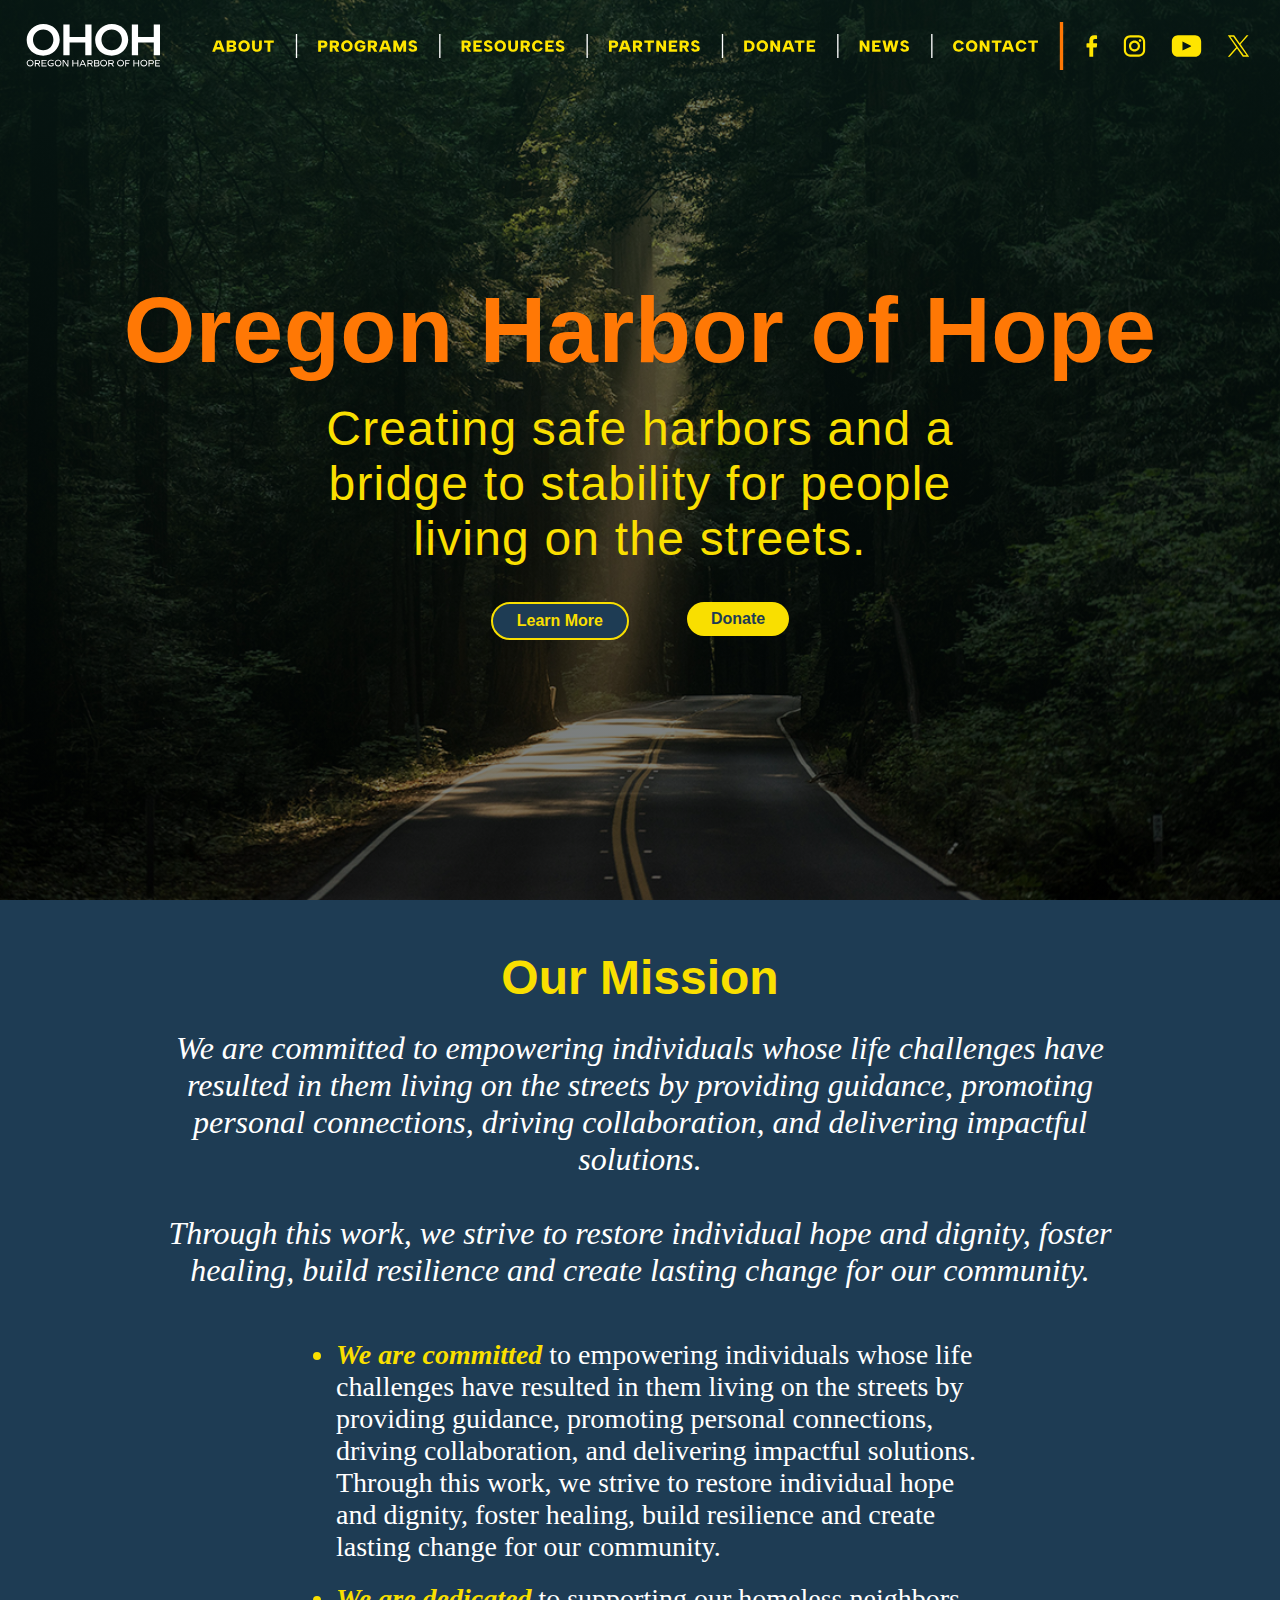
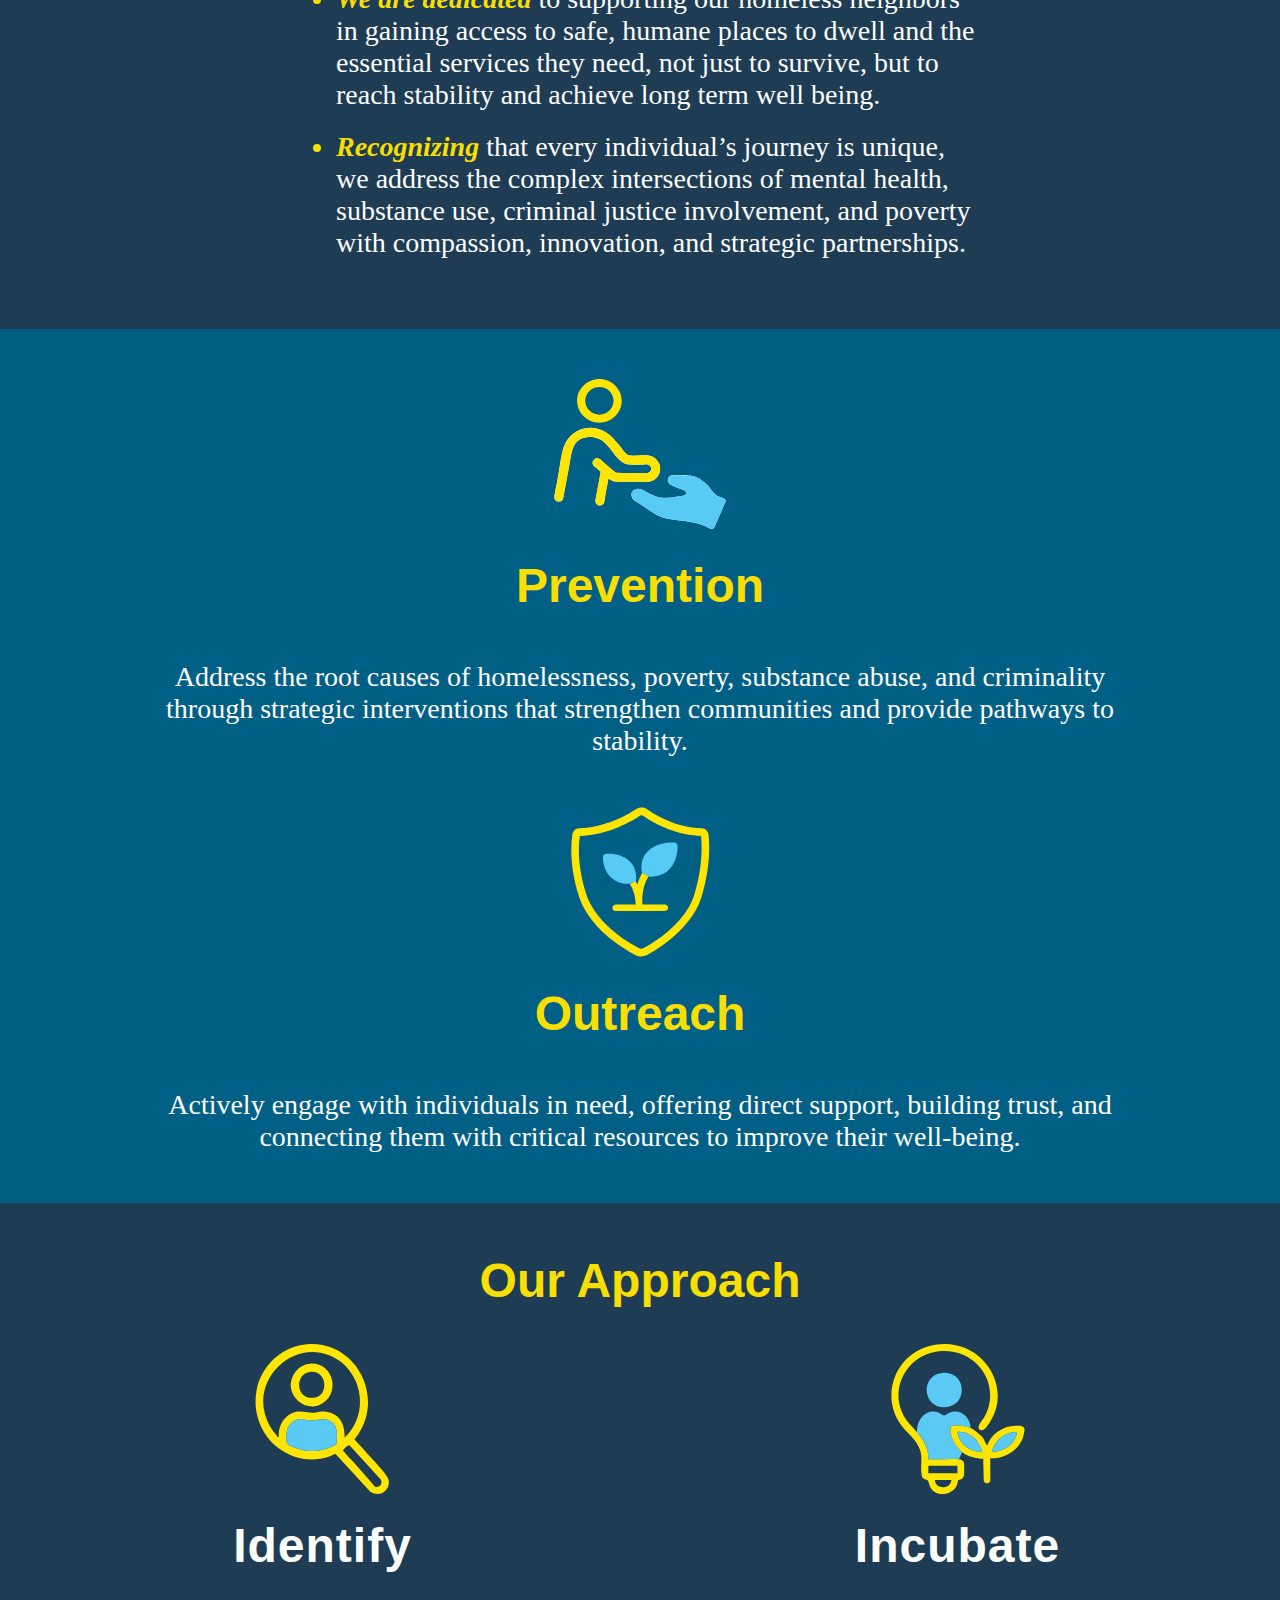
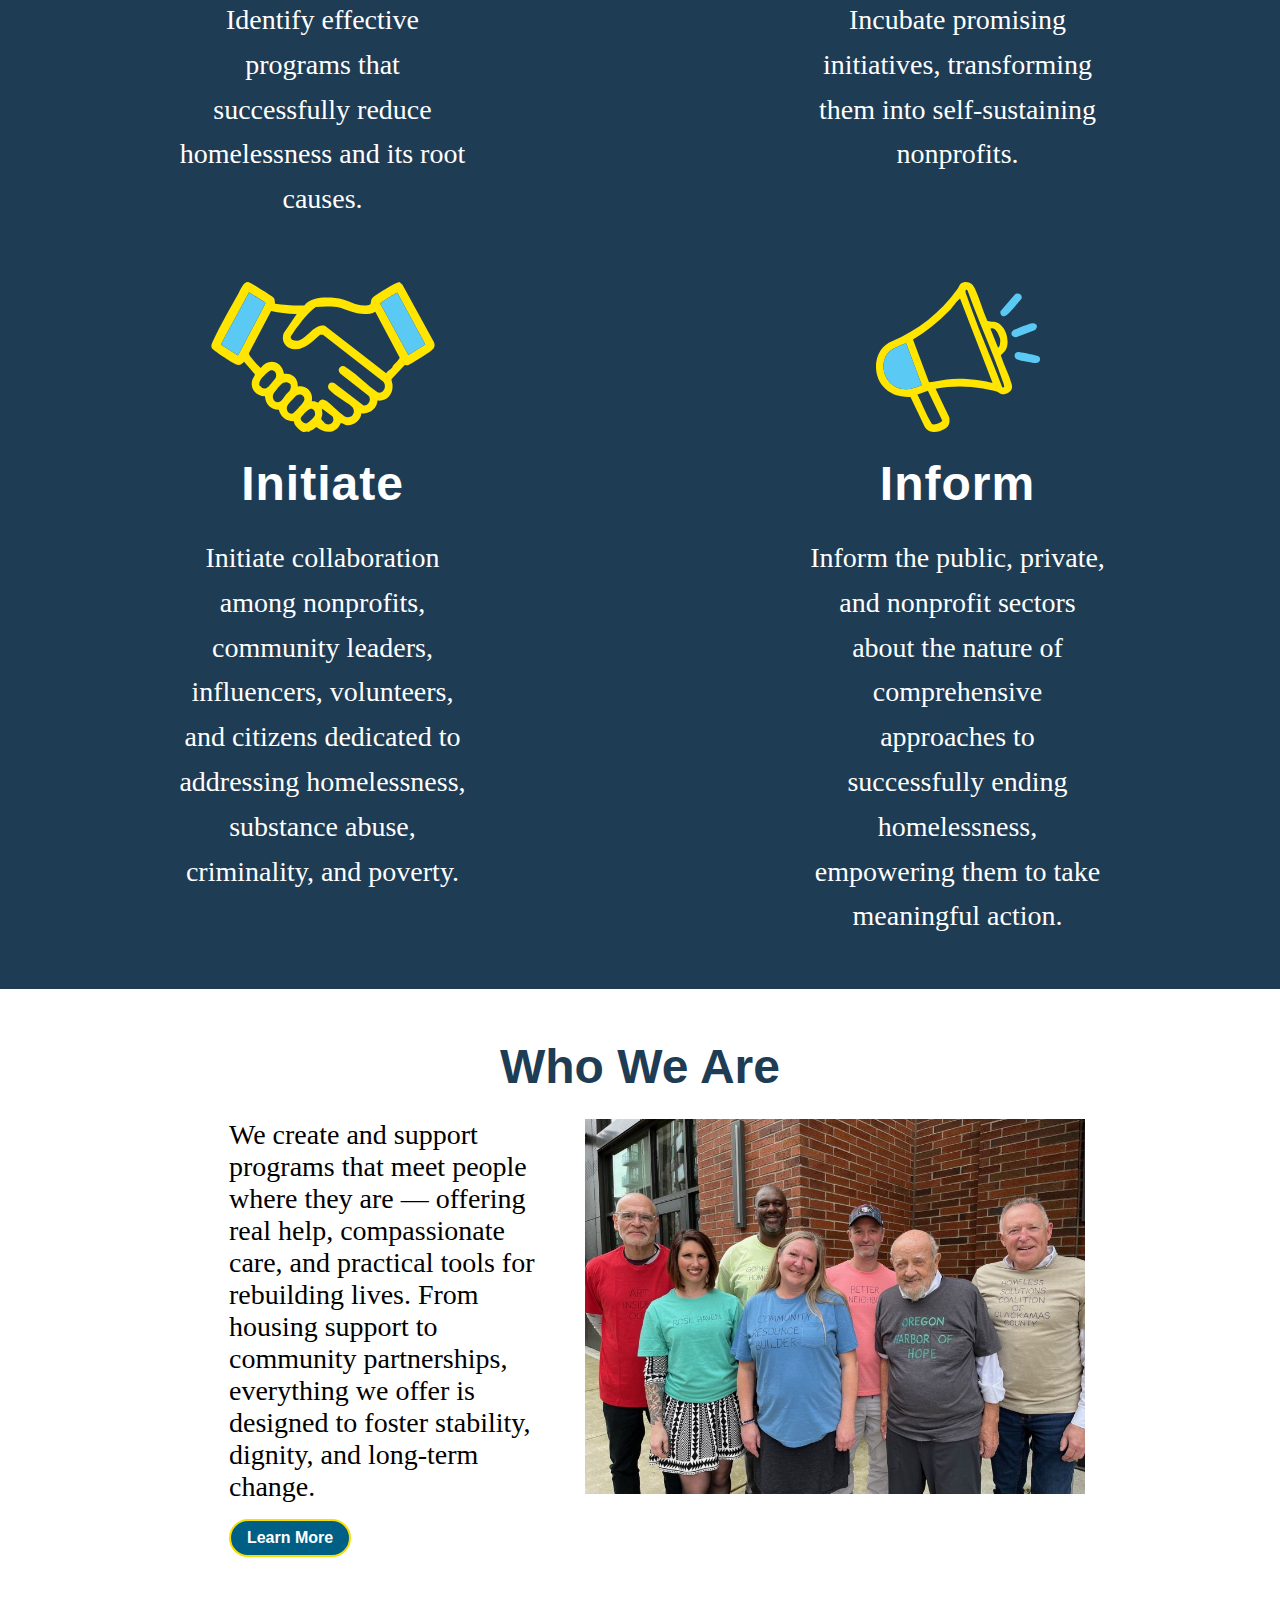
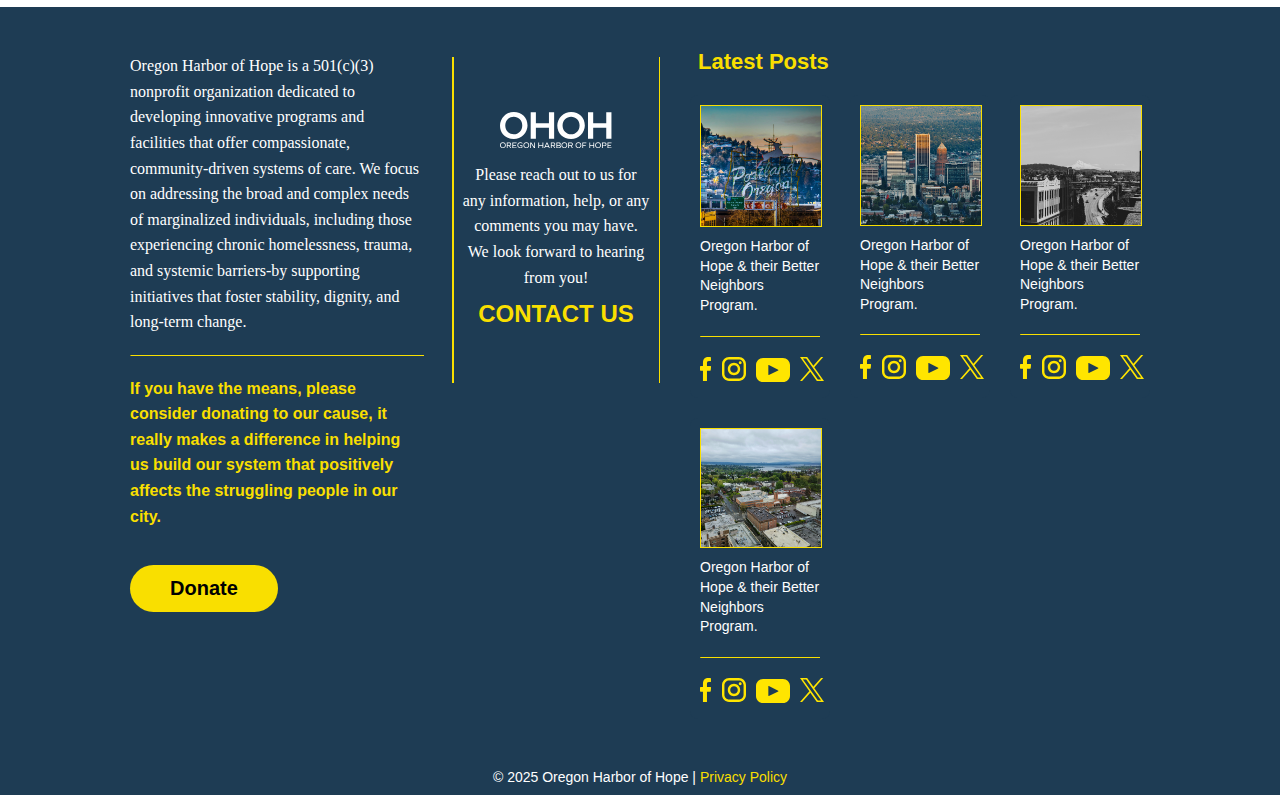
<file: index.html>
<!DOCTYPE html>
<html lang="en">
<head>
  <meta charset="UTF-8">
  <title>OHOH - Home</title>
  <meta name="viewport" content="width=device-width, initial-scale=1">
  <link rel="stylesheet" href="./static/css/root.css">
  <link rel="stylesheet" href="./static/css/home.css">
  <link rel="stylesheet" href="./components/footer.css">
</head>
<body>
    <div class="header" include="./components/header.html"></div>
    <main>
        <section>
            <div class="hero">
            <div class="title">Oregon Harbor of Hope</div>
            <div class="subtitle">
                Creating safe harbors and a<br>
                bridge to stability for people<br>
                living on the streets.
            </div>
            <div class="buttons">
                <a href="./about.html">
                    <button class="button-secondary">Learn More</button>    
                </a>
                <a href="https://connect.clickandpledge.com/w/Form/cc9dda56-79d3-4ea1-ad06-011648463545">
                    <button class="button-primary">Donate</button>    
                </a>
            </div>
            </div>
        </section>
        <section>
            <div id = "mission">
                <h3>Our Mission</h3>
                <p style="font-style: italic;">
                We are committed to empowering individuals whose life challenges have resulted in them living on the streets by providing guidance, promoting personal connections, driving collaboration, and delivering impactful solutions.
                <br>
                <br>
                Through this work, we strive to restore individual hope and dignity, foster healing, build resilience and create lasting change for our community.
                </p>
                <ul>
                    <li><strong style="font-style: italic">We are committed</strong> to empowering individuals whose life challenges have resulted in them living on the streets by providing guidance, promoting personal connections, driving collaboration, and delivering impactful solutions. Through this work, we strive to restore individual hope and dignity, foster healing, build resilience and create lasting change for our community.</li>
                    <li><strong style="font-style: italic">We are dedicated</strong> to supporting our homeless neighbors in gaining access to safe, humane places to dwell and the essential services they need, not just to survive, but to reach stability and achieve long term well being.</li>
                    <li><strong style="font-style: italic">Recognizing</strong> that every individual’s journey is unique, we address the complex intersections of mental health, substance use, criminal justice involvement, and poverty with compassion, innovation, and strategic partnerships.</li>
                </ul>
            </div>
        </section>
        <section>
            <div id = "prevention-and-outreach">
                <div class = "prevention-row">
                    <div id = "prevention-icon">
                    <svg xmlns="http://www.w3.org/2000/svg" width="224" height="196" viewBox="0 0 224 196" fill="none">
                        <path d="M62.7367 67.3821C49.0517 60.7976 33.013 63.5362 22.3643 73.5718C14.7606 80.7401 12.7306 86.2945 10.5431 96.3215C7.9006 108.4 6.14185 120.702 3.98061 132.884C2.77311 139.683 1.00562 146.611 0.0606187 153.428C-0.35938 156.424 1.42561 159.772 4.71561 160.098C7.6906 160.39 10.1668 159.454 11.4006 156.69C14.5768 140.782 17.2456 124.935 20.2556 109.053C21.8743 100.528 23.1518 86.8096 30.493 81.0234C31.2718 80.4139 34.273 78.2591 35.0255 77.8727C39.2605 75.675 47.0217 75.2801 51.668 76.0013C67.6717 78.5166 74.1029 94.1066 83.9466 104.64C87.4991 108.443 92.3029 111.482 97.7104 111.851C104.273 112.306 111.229 111.774 117.765 111.577C120.338 111.499 122.49 111.371 124.582 113.019C128.755 116.298 126.437 122.153 121.475 122.831C107.878 122.728 94.2279 123.183 80.6654 122.591C80.4291 122.531 80.4729 122.188 80.2891 122.076C74.1117 118.453 68.5992 112.435 62.9729 107.911C61.8179 106.984 60.9167 105.464 59.4555 104.546C53.7242 100.94 46.7767 108.314 51.9042 113.792C53.453 115.448 55.763 116.822 57.478 118.29C57.863 118.616 58.073 119.226 58.5455 119.603C59.2805 120.179 60.243 120.247 60.5755 121.415L53.7505 158.922C53.2867 166.176 62.7542 167.481 64.9154 161.746C66.0354 158.793 66.2629 153.831 66.8667 150.552C67.6542 146.294 68.4767 141.941 69.2729 137.709C69.7104 135.391 70.3667 133.004 70.5942 130.618L70.9967 129.94C74.1642 132.249 77.4367 133.897 81.4179 134.395H122.84C126.095 134.112 130.392 131.991 132.737 129.948C139.334 124.188 140.227 113.946 134.959 107.035C134.154 105.979 132.124 103.988 131.057 103.189C126.857 100.056 121.799 99.6782 116.689 99.7898C110.862 99.9185 104.614 100.537 98.7691 100.064C97.5704 99.97 96.5554 99.6352 95.5229 99.0601C92.7841 97.532 88.1904 90.7499 85.9241 88.02C80.5866 81.5728 75.0392 74.0869 67.6192 69.7859C66.0529 68.8759 64.2767 68.1376 62.7192 67.3907L62.7367 67.3821ZM173.695 125.819C172.838 125.338 155.758 125.553 153.92 125.81C148.311 126.6 146.246 134.009 150.796 137.4C156.326 140.155 162.215 142.207 167.798 144.843C168.804 145.315 170.904 146.182 171.639 146.843C172.811 147.908 172.741 149.719 171.639 150.801C169.863 152.526 163.921 153.084 161.296 153.505C151.391 155.093 139.386 157.136 130.663 152.423C127.793 150.869 124.765 149.831 121.817 148.526C116.085 146.002 111.614 141.22 104.894 144.843C98.2966 148.405 100.283 156.552 105.953 159.892C117.967 166.03 130.969 178.59 144.094 181.732C161.244 185.844 180.625 185.063 196.935 192.033C198.886 192.866 205.011 196.386 206.7 195.965C207.523 195.759 208.695 194.875 209.098 194.111L223.876 160.107C224.979 155.754 218.32 155.136 215.275 153.857C208.179 150.869 204.749 143.452 199.691 138.207C194.153 132.463 186.243 126.978 177.904 126.282C176.136 126.136 175.156 126.652 173.695 125.836V125.819Z" fill="#FEFEFE"/>
                        <path d="M177.904 126.265C186.234 126.961 194.153 132.446 199.691 138.189C204.749 143.435 208.179 150.852 215.275 153.84C218.329 155.127 224.988 155.737 223.876 160.089L209.098 194.094C208.686 194.858 207.523 195.742 206.7 195.948C205.011 196.377 198.886 192.849 196.935 192.016C180.625 185.045 161.244 185.827 144.094 181.714C130.969 178.572 117.967 166.013 105.953 159.875C100.283 156.527 98.2966 148.38 104.894 144.826C111.623 141.203 116.094 145.985 121.817 148.508C124.765 149.813 127.793 150.852 130.663 152.406C139.378 157.119 151.391 155.076 161.296 153.488C163.921 153.067 169.863 152.509 171.639 150.783C172.741 149.702 172.811 147.89 171.639 146.826C170.904 146.165 168.804 145.298 167.798 144.826C162.215 142.19 156.326 140.147 150.796 137.383C146.255 133.992 148.32 126.583 153.92 125.793C155.766 125.535 176.136 126.102 177.904 126.248V126.265Z" fill="#57CBF5"/>
                        <path d="M62.7364 67.3822C72.6589 71.1595 79.5188 80.0876 85.9413 88.0114C89.4151 91.8574 93.3088 99.764 98.7863 100.056C110.905 101.404 126.515 95.5231 134.976 107.035C143.079 117.268 135.939 133.107 122.849 134.395H81.4263C77.4451 133.897 74.1726 132.249 71.0051 129.94L70.6026 130.618C70.3839 133.004 69.7189 135.391 69.2814 137.709C67.5051 145.427 66.7701 154.149 64.9239 161.746C62.7626 167.472 53.2864 166.176 53.7589 158.922L60.5839 121.415C60.2514 120.239 53.4614 115.448 51.9127 113.792C46.7852 108.314 53.7327 100.94 59.4639 104.546C60.9251 105.464 80.4376 122.531 80.6738 122.591C94.2363 123.183 107.886 122.728 121.484 122.831C126.436 122.162 128.764 116.307 124.59 113.019C122.499 111.379 120.337 111.508 117.774 111.577C111.238 111.766 104.273 112.306 97.7188 111.851C92.32 111.474 87.5163 108.443 83.9551 104.64C74.1113 94.1067 67.6801 78.5166 51.6764 76.0013C44.7464 74.9797 35.734 75.9756 30.5015 81.0234C23.1602 86.8096 21.8827 100.528 20.264 109.053C17.254 124.935 14.5765 140.782 11.409 156.69C10.1753 159.454 7.69904 160.39 4.72404 160.098C1.43405 159.772 -0.342193 156.424 0.0690563 153.428C1.01405 146.611 2.78155 139.683 3.98905 132.884C8.83653 113.294 6.77154 88.2518 22.3815 73.5718C33.0215 63.5276 49.0689 60.7976 62.7539 67.3822H62.7364Z" fill="#FFE500"/>
                        <path d="M58.9656 57.1576C42.9006 57.1576 29.8369 44.3405 29.8369 28.5788C29.8369 12.8171 42.9006 0 58.9656 0C75.0305 0 88.0943 12.8171 88.0943 28.5788C88.0943 44.3405 75.0305 57.1576 58.9656 57.1576ZM58.9656 10.482C48.7981 10.482 40.5294 18.5947 40.5294 28.5702C40.5294 38.5457 48.7981 46.6584 58.9656 46.6584C69.1331 46.6584 77.4018 38.5457 77.4018 28.5702C77.4018 18.5947 69.1331 10.482 58.9656 10.482Z" fill="#FFE500"/>
                    </svg>
                    </div>
                    <h3>Prevention</h3>
                    <p id = "prevention-text">Address the root causes of homelessness, poverty, substance abuse, and criminality through strategic interventions that strengthen communities and provide pathways to stability.</p>
                </div>
                <div class = "outreach-row">
                    <div id = "outreach-icon">
                    <svg xmlns="http://www.w3.org/2000/svg" width="192" height="208" viewBox="0 0 192 208" fill="none">
                        <g clip-path="url(#clip0_1192_416)">
                        <path d="M97.569 207.283C94.7077 207.283 91.8389 206.58 89.2241 205.167C49.7333 183.915 21.4936 154.745 11.7592 125.151C-2.39803 82.1456 0.440886 49.7765 2.31606 37.8631C3.06314 33.1078 7.04509 29.5574 11.7891 29.414C48.3139 28.3238 78.8396 10.6366 90.2625 3.08404C95.1783 -0.165064 101.469 -0.0646496 106.295 3.34225C116.874 10.8016 145.382 28.2736 181.466 29.414C186.397 29.5718 190.409 33.2871 190.999 38.2504C192.441 50.3359 194.331 83.1354 180.719 126.572C171.948 154.573 144.075 183.908 106.168 205.045C103.486 206.544 100.527 207.29 97.569 207.29V207.283ZM12.6557 40.1224C10.9075 51.6915 8.57661 81.665 21.7626 121.752C25.9687 134.526 41.4407 167.311 94.1623 195.685C96.3363 196.854 98.9287 196.832 101.095 195.628C136.686 175.781 162.692 148.749 170.663 123.308C183.431 82.5687 181.937 51.9497 180.592 40.1152C141.953 38.7309 111.584 20.1257 100.288 12.1571C99.0034 11.2462 97.3224 11.2176 96.0225 12.0782C83.9049 20.0827 51.601 38.7883 12.6557 40.1152V40.1224Z" fill="#FFE500"/>
                        <path d="M99.0856 91.9146C97.5839 87.3673 97.8081 81.8087 98.6224 77.1107C102.059 57.3866 123.934 48.2131 143.268 49.2029C148.759 49.4826 148.221 54.5678 147.975 58.484C147.018 73.9047 138.965 90.516 122.245 95.1494C118.592 96.1607 111.308 97.1289 107.677 96.2396C107.005 96.0746 105.286 95.1278 104.539 94.7549C103.262 94.1165 100.229 91.8931 99.0781 91.9146H99.0856Z" fill="#57CBF5"/>
                        <path d="M90.2176 102.845C87.4011 103.677 84.861 106.094 81.8877 106.403C69.5085 107.687 56.9202 101.82 50.6746 91.5774C47.1932 85.8682 43.7641 74.6864 44.8249 68.1595C45.4375 64.4012 51.8998 64.8243 54.8807 64.9678C76.9121 66.0508 91.5399 78.8894 90.7555 100.184C90.7256 101.009 90.1653 102.257 90.2101 102.845H90.2176Z" fill="#57CBF5"/>
                        <path d="M99.0855 91.9145C100.236 91.893 103.269 94.1164 104.547 94.7547C105.286 95.1277 107.012 96.0745 107.684 96.2394C100.505 108.217 98.5849 121.458 99.3544 135.135H130.919C132.487 135.135 134.654 137.495 134.968 138.937C135.767 142.666 132.039 144.079 128.782 144.302L61.8957 144.266C58.0259 143.699 56.203 139.037 59.2062 136.426C59.4453 136.218 61.4624 135.135 61.6044 135.135H89.9487C89.8814 125.123 87.2816 115.038 81.8876 106.41C84.861 106.102 87.4011 103.677 90.2176 102.852C90.2475 103.276 91.6968 106.03 92.0405 106.589C92.2048 106.869 92.0106 107.027 92.6381 106.919C93.7812 101.726 96.127 96.8419 98.5326 92.0794C98.6522 91.8284 98.8763 91.9288 99.0929 91.9216L99.0855 91.9145Z" fill="#FFE500"/>
                        </g>
                    </svg>
                    </div>
                    <h3>Outreach</h3>
                    <p id = "outreach-text">Actively engage with individuals in need, offering direct support, building trust, and connecting them with critical resources to improve their well-being.</p>
                </div>
            </div>
        </section>
        <section>
            <div id="approach">
                <h3>Our Approach</h3>
                <br>
                <br>
                <div class="approach-grid">
                    <div class="approach-card">
                    <div class="approach-icon">
                        <svg xmlns="http://www.w3.org/2000/svg" width="175" height="196" viewBox="0 0 175 196" fill="none">
                        <path d="M70.5375 0.0583032C122.266 -1.96293 157.498 48.9286 144.105 96.7849C141.247 106.986 135.986 116.371 129.31 124.558C133.332 129.703 138.177 134.174 142.492 139.054C146.317 143.375 150.189 147.568 154.055 151.896C158.927 157.347 173.164 171.707 174.036 178.002C176.016 192.253 161.895 200.766 149.944 193.144L104.898 143.913C103.34 143.539 97.848 146.717 95.7042 147.384C40.287 164.575 -9.28425 114.622 1.48205 59.8651C7.94728 26.9673 36.5304 1.38538 70.5375 0.0583032ZM116.06 27.0966C60.9758 -21.2565 -16.2803 45.5463 18.9518 107.667C21.8169 112.717 26.118 116.814 29.1873 121.496L30.5415 121.155C28.7517 109.797 36.4691 95.0359 47.3035 90.5102C59.2812 85.515 65.9642 90.6123 77.1252 89.7276C79.3915 89.5507 81.6917 88.5707 83.9511 88.4005C105.981 86.74 117.564 101.236 116.264 122.183C136.939 104.033 141.784 72.8296 130.664 48.0643C127.962 42.0415 120.973 31.4181 116.053 27.1034L116.06 27.0966ZM57.6002 98.0439C46.2078 99.2553 39.4976 111.213 40.0556 121.829C40.4708 129.758 40.7702 131.125 47.8616 134.365C66.5631 142.906 88.1774 141.518 105.722 130.976C106.43 121.237 108.403 108.817 99.4745 102.025C90.1169 94.9134 80.6233 100.712 70.3129 99.9018C65.6307 99.5343 62.718 97.4995 57.6002 98.0439ZM163.657 177.144L123.049 132.636C122.314 132.105 121.783 132.289 121.034 132.636C120.204 133.017 114.181 138.21 114.174 138.734C118.482 144.594 124.022 149.779 128.874 155.271C132.42 159.287 136.054 163.377 139.743 167.46C145.35 173.66 150.781 180.084 156.205 186.434C161.752 188.707 166.808 182.058 163.65 177.151L163.657 177.144Z" fill="#FFE500"/>
                        <path d="M71.2179 25.7356C102.537 23.2379 112.527 67.5418 83.3862 79.7236C66.6719 86.7129 47.773 73.5918 46.1941 56.2786C44.8466 41.5039 56.1369 26.9333 71.2179 25.7356ZM70.4965 36.5155C50.5905 39.8842 52.6729 73.7756 77.0979 70.1006C96.8066 67.1334 93.3903 32.6363 70.4965 36.5155Z" fill="#FFE500"/>
                        <path d="M57.6001 98.0439C46.2076 99.2553 39.4974 111.213 40.0555 121.829C40.4706 129.758 40.7701 131.125 47.8614 134.365C66.5629 142.906 88.1772 141.517 105.722 130.976C106.43 121.237 108.403 108.817 99.4743 102.025C90.1168 94.9133 80.6231 100.712 70.3127 99.9018C65.6306 99.5343 62.7178 97.4994 57.6001 98.0439Z" fill="#5ACAF4"/>
                        </svg>
                    </div>
                    <h3>Identify</h3>
                    <p>Identify effective programs that successfully reduce homelessness and its root causes.</p>
                    </div>
                    <div class="approach-card">
                    <div class="approach-icon">
                        <svg xmlns="http://www.w3.org/2000/svg" width="174" height="196" viewBox="0 0 174 196" fill="none">
                        <path d="M33.5565 115.426C42.4601 125.819 48.6926 136.687 48.2644 150.544C61.1983 151.272 75.3352 149.557 88.1196 150.544C90.9266 150.762 94.0394 152.102 94.7327 154.981C95.222 157.023 95.256 169.967 94.8346 172.104C94.6851 172.853 92.9724 175.616 92.3539 176.113C91.2121 177.032 87.6167 177.576 87.1681 178.155C86.7535 178.685 86.3389 182.483 85.8428 183.817C80.7793 197.374 58.4389 201.083 51.0306 187.376C50.0723 185.6 48.2304 178.978 47.51 178.311C46.7147 177.569 43.364 177.243 41.8144 175.888C37.1791 171.846 39.5511 153.831 39.0618 147.386C37.485 126.581 22.648 120.156 11.957 104.911C-15.5693 65.69 6.45851 9.03914 57.2631 0.974359C118.915 -8.81227 160.775 57.2237 126.881 104.911C124.57 108.165 121.056 114.12 116.332 112.248C109.542 109.56 118.65 100.29 120.716 96.8194C145.225 55.6039 112.948 4.25471 62.0683 9.51553C23.2189 13.5309 0.0697111 52.6366 12.6842 86.3794C17.6253 99.6097 24.7685 105.177 33.5497 115.433L33.5565 115.426ZM86.2777 159.18H48.2644V168.967H86.2777V159.18ZM78.3121 177.596H56.8553C57.5485 190.112 77.2722 190.31 78.3121 177.596Z" fill="#FFE500"/>
                        <path d="M103.446 109.668C98.063 107.416 86.9234 105.844 81.2075 106.926C76.579 107.804 76.7965 111.411 77.1567 115.072C78.0199 123.845 85.1631 135.789 92.4083 141.335L88.1196 150.544C75.3352 149.557 61.1983 151.272 48.2644 150.544C48.6926 136.687 42.4533 125.812 33.5566 115.426C32.6322 102.461 41.3047 86.8216 57.1 88.4346C61.9459 88.9314 64.6986 91.64 68.8105 93.5116C71.6311 92.518 73.738 90.3878 76.6674 89.4146C91.015 84.637 103.351 96.5742 103.453 109.668H103.446Z" fill="#5ACAF4"/>
                        <path d="M103.446 109.668C107.687 111.445 115 117.604 118.16 120.898C121.334 124.212 122.313 129.201 125.215 132.692C130.102 117.795 145.326 107.13 161.964 106.776C166.328 106.681 173.586 105.98 173.994 111.697C174.096 113.085 172.784 119.523 172.302 121.075C166.892 138.484 148.357 150.339 129.198 149.394L129.184 179.026C127.655 183.109 122.279 183.027 120.634 179.026L119.975 149.999C110.813 149.611 99.6258 146.862 92.4147 141.336C85.1763 135.789 78.0263 123.845 77.1631 115.072C76.8029 111.411 76.5854 107.804 81.2139 106.926C86.9298 105.844 98.0626 107.416 103.452 109.668H103.446ZM118.772 141.329C115.17 127.084 103.133 113.636 86.2773 114.854C88.0105 130.079 102.664 141.308 118.772 141.329ZM164.146 114.854C147.046 114.548 135.254 125.995 131.04 140.757C146.849 141.526 162.44 129.786 164.146 114.854Z" fill="#FFE500"/>
                        <path d="M66.5198 37.8749C98.7424 34.5878 101.244 82.2483 69.3879 82.6294C40.448 82.9765 37.3216 40.8558 66.5198 37.8749Z" fill="#5ACAF4"/>
                        <path d="M118.772 141.328C102.664 141.308 88.0106 130.072 86.2775 114.854C103.133 113.643 115.17 127.084 118.772 141.328Z" fill="#5ACAF4"/>
                        <path d="M164.146 114.855C162.44 129.786 146.849 141.519 131.04 140.757C135.261 126.002 147.046 114.548 164.146 114.855Z" fill="#5ACAF4"/>
                        </svg>
                    </div>
                    <h3>Incubate</h3>
                    <p>Incubate promising initiatives, transforming them into self-sustaining nonprofits.</p>
                    </div>
                    <div class="approach-card">
                    <div class="approach-icon">
                        <svg xmlns="http://www.w3.org/2000/svg" width="256" height="172" viewBox="0 0 256 172" fill="none">
                        <path d="M73 24.8046C84.1441 25.9274 95.2162 27.4244 106.464 26.8112C115.864 16.754 129.577 17.5105 142.281 18.2988C156.041 19.1588 166.025 28.7224 179.241 26.7635C185.241 25.8716 181.049 21.715 185.145 17.7653C188.113 14.9066 203.281 5.69353 207.529 3.40817C210.105 2.02261 212.889 0.923702 215.657 0L219.145 3.04982L255.13 68.8716C257.498 74.581 254.73 76.9938 250.482 80.0595C247.418 82.2732 227.289 95.2051 225.233 95.4758C223.857 95.659 222.505 94.7671 221.449 95.428L206.745 111.203C206.161 112.556 207.609 116.068 207.761 118.027C208.585 128.745 201.321 137.337 190.481 136.023C190.273 145.316 180.545 152.347 171.969 150.42C171.617 158.893 161.889 165.558 154.025 163.854C152.673 163.559 149.169 161.393 148.289 161.831C142.793 174.42 129.913 174.094 120.416 166.195C117.528 168.592 116.152 169.531 112.752 170.941C112.528 171.036 112.512 171.984 112.168 172C111.512 172.016 110.592 171.275 109.672 171.323C108.176 171.411 107.016 172.318 105.368 171.864C101.76 170.869 94.2642 164.021 94.6402 159.593C85.9921 160.023 79.664 155.039 77.312 146.598C68.1599 146.63 61.9039 140.259 61.4879 131.102C51.2558 130.672 43.6317 122.422 47.0797 111.84C47.6157 110.199 50.1758 106.934 49.8798 105.756L37.4876 91.5739C34.4076 95.0378 32.1356 96.1845 27.7835 94.2973C23.9595 92.641 5.12733 80.3143 2.0713 77.4636C-1.28873 74.3342 0.0792816 71.5073 1.7033 68.0115C9.92738 50.2701 21.6315 29.869 31.3116 12.6531C33.6556 8.48055 37.3836 -1.41742 42.9357 0.286655C45.9597 1.21832 66.5679 14.2218 69.7119 16.7302C73.112 19.4535 72.528 20.7754 73.008 24.7966L73 24.8046ZM43.2397 11.7931L11.0554 71.0773L11.6074 72.2558L30.4716 84.3356L62.0959 24.494L61.4479 23.2279L43.2397 11.7852V11.7931ZM213.409 12.5177C212.801 12.1514 212.177 12.5496 211.601 12.7885C210.177 13.3778 195.009 23.1005 194.313 23.8968C194.001 24.2552 193.569 24.4383 193.753 25.0594L225.897 83.7225L245.378 71.6268L213.393 12.5177H213.409ZM187.921 34.0177C179.641 38.6999 167.801 36.7968 159.201 33.6753C149.793 30.2592 148.209 28.6268 137.177 28.1012C131.521 27.8385 125.312 28.0136 119.672 28.5472C115.296 31.6846 111.616 35.4989 108.104 39.5838C103.472 44.9668 97.3842 52.7307 93.5122 58.6472C92.6562 59.9531 90.7362 62.1986 90.9282 63.6001C91.4722 65.3679 92.4162 66.3553 94.1442 66.9127C107.312 71.157 116.872 46.0099 130.177 50.3099L200.417 104.514C202.113 102.197 205.401 100.333 207.137 98.43C207.737 97.7691 207.801 96.4871 208.401 95.8023C209.609 94.4247 216.073 87.9269 215.969 86.7723L187.945 34.0098L187.921 34.0177ZM97.8562 36.6375C87.9841 36.8048 78.144 35.3953 68.5199 33.3807L43.0317 81.5804C42.7517 83.4836 45.5357 86.3264 46.7677 87.9508C49.6558 91.7412 53.3678 95.3086 56.6558 98.7565C65.1279 86.5254 80.744 90.4989 83.2481 105.214C92.6002 104.116 99.3762 110.032 99.1362 119.691C109.296 117.963 117.32 126.42 115.112 136.684C117.936 136.366 120.184 136.899 122.472 138.579C125.816 133.037 128.801 134.168 133.321 137.337C137.937 140.578 150.689 154.242 155.081 154.959C162.633 156.193 166.185 147.394 160.889 142.792C153.337 136.238 142.385 131.46 135.561 123.927C131.329 119.253 135.361 113.162 140.889 115.869L174.529 141.645C180.137 142.497 183.961 134.773 180.225 130.529L147.689 104.984C145.209 102.101 145.297 98.8521 148.753 96.8852C151.681 95.213 154.537 97.9284 156.857 99.5289C168.369 107.484 178.937 118.473 190.529 126.523C197.489 129.119 201.529 119.221 197.209 114.459L127.92 60.4786L124.712 60.5184C115.128 68.6566 103.304 81.7397 89.5601 75.5525C83.1841 72.6858 80.384 65.5112 82.8721 58.894L97.8642 36.6455L97.8562 36.6375ZM56.0318 119.325C58.8878 123.195 61.8239 122.892 65.2879 120.018C66.5359 118.982 73.232 110.964 73.728 109.706C75.592 105.015 72.624 100.445 67.6559 101.48C66.6159 101.695 62.4399 105.294 61.4239 106.266C58.2078 109.363 54.4558 113.337 54.9998 118.075C55.1278 119.213 55.7438 118.951 56.0238 119.325H56.0318ZM90.6962 117.199C84.0001 111.84 79.32 117.748 75.168 122.94C72.128 126.746 68.9039 129.557 71.288 134.797C72.88 138.309 76.416 138.842 79.432 136.644C81.6481 135.028 83.0561 132.066 84.7281 130.115C88.3921 125.815 92.4082 124.087 90.6962 117.199ZM97.6002 146.893C99.6722 144.798 106.032 137.918 106.552 135.402C107.616 130.306 101.928 127.025 97.5362 130.139C96.3522 130.975 88.5601 139.567 87.6321 140.928C84.4561 145.611 88.3041 152.634 93.8722 150.611C94.1202 150.524 97.0562 147.434 97.5922 146.893H97.6002ZM113.68 145.3C111.312 145.618 102.896 153.932 102.44 156.138C101.888 158.821 106.152 162.556 108.984 162.173C110.984 161.903 118.056 154.975 118.656 153.072C119.752 149.592 117.704 144.766 113.68 145.308V145.3ZM128.929 160.469C129.697 161.146 129.585 161.791 131.057 162.524C136.953 165.47 142.345 159.522 138.729 154.027L126.608 145.189C126.824 147.124 127.352 148.708 127.288 150.747C127.104 156.576 123.664 155.827 128.929 160.469Z" fill="#FFE500"/>
                        <path d="M43.2395 11.7932L61.4397 23.2439L62.0877 24.5021L30.4634 84.3437L11.6072 72.2639L11.0552 71.0854L43.2395 11.7932Z" fill="#5ACAF4"/>
                        <path d="M213.409 12.5177L245.394 71.6267L225.913 83.7225L193.769 25.0594C193.577 24.4383 194.017 24.2551 194.329 23.8968C195.025 23.1005 210.185 13.3777 211.617 12.7885C212.193 12.5496 212.817 12.1514 213.425 12.5177H213.409Z" fill="#5ACAF4"/>
                        </svg>
                    </div>
                    <h3>Initiate</h3>
                    <p>Initiate collaboration among nonprofits, community leaders, influencers, volunteers, and citizens dedicated to addressing homelessness, substance abuse, criminality, and poverty.</p>
                    </div>
                    <div class="approach-card">
                    <div class="approach-icon">
                        <svg xmlns="http://www.w3.org/2000/svg" width="210" height="192" viewBox="0 0 210 192" fill="none">
                        <path d="M122.742 2.81686C124.098 3.85183 125.855 6.74667 126.606 8.27663C132.914 21.1987 136.545 36.8059 142.656 49.983L148.234 50.8379C164.816 49.5554 172.983 75.0471 165.975 87.1143C164.254 90.0767 161.782 91.2692 159.784 93.7891C163.285 105.684 170.132 117.833 173.376 129.638C174.004 131.925 174.405 133.215 174.069 135.653C173.355 140.903 165.625 144.683 160.404 143.468C158.61 143.048 156.102 140.925 155.314 140.633C150.356 138.818 142.255 137.265 136.895 136.328C116.828 132.818 96.3234 132.72 76.3365 136.763L93.764 173.002C94.7848 178.282 94.2379 184.034 89.2722 187.139C80.9449 192.336 69.1686 195.246 62.6496 185.961L44.1721 147.232C30.1572 147.705 17.2433 143.798 8.39827 132.893C-5.61667 115.613 -2.2843 85.1419 19.8538 76.0222C54.0453 61.9376 82.4689 39.2658 104.082 9.35664C106.765 5.64425 107.028 1.36939 112.438 0.274425C116.34 -0.520551 119.657 0.439409 122.742 2.79434V2.81686ZM163.707 134.865C165.129 133.905 162.3 127.178 161.76 125.633C148.285 87.0543 130.931 49.008 117.091 10.4891L115.115 9.55164C113.758 12.5216 115.421 15.2439 116.405 18.1464C126.337 47.433 139.367 78.0321 150.75 107.034C154.25 115.943 157.896 124.808 161.235 133.778C161.403 134.843 163.168 135.24 163.715 134.865H163.707ZM107.866 21.6338C106.94 21.4313 106.787 21.7687 106.211 22.2562C102.748 25.1961 97.4464 33.0334 93.7494 36.9108C80.2084 51.1154 64.3997 63.4975 47.3732 73.5772L67.8779 128.416C75.2791 127.733 82.9866 125.468 90.4681 124.696C104.498 123.256 119.767 124.096 133.709 126.068C138.944 126.811 144.129 127.943 149.255 129.136L107.859 21.6338H107.866ZM151.654 60.0401C150.743 59.5676 146.353 58.1202 146.645 60.1002L156.153 83.9344C158.953 84.1594 159.186 76.0146 159.041 74.1922C158.764 70.7198 154.782 61.6525 151.661 60.0401H151.654ZM38.8345 78.9321C38.1563 78.6921 37.5365 78.977 36.9094 79.172C32.3739 80.5595 19.8538 86.1318 16.7912 89.2817C5.51069 100.891 8.00451 121.516 20.5538 131.31C32.3958 140.55 45.9951 138.158 58.6537 131.933L38.8417 78.9321H38.8345ZM66.456 139.343C62.4163 140.82 58.2818 142.208 54.2567 143.715C53.5932 143.963 53.0827 143.37 53.4036 144.66C59.5798 156.772 64.0424 169.844 71.3999 181.312C73.8062 184.559 84.8898 179.302 84.7877 177.292L66.4633 139.335L66.456 139.343Z" fill="#FFE500"/>
                        <path d="M160.616 42.4456C159.559 41.4256 158.611 38.3957 159.61 37.0682L177.255 16.6089C181.047 12.2741 188.638 16.0239 186.195 21.4537C181.251 26.9811 176.431 33.5809 171.276 38.8157C168.578 41.5532 164.634 46.338 160.609 42.4456H160.616Z" fill="#5ACAF4"/>
                        <path d="M199.014 52.9604C205.876 51.8429 208.231 56.8979 203.754 61.3604L180.304 70.4654C174.426 72.2654 170.773 65.6129 175.578 62.0654C177.168 60.8879 196.805 53.3129 199.007 52.9529L199.014 52.9604Z" fill="#5ACAF4"/>
                        <path d="M180.603 89.8367C181.835 89.4842 183.082 89.6792 184.329 89.7842C187.136 90.0167 205.76 93.7142 207.554 94.6517C211.644 96.7742 210.813 104.147 203.478 103.712C200.568 103.539 182.995 100.082 180.639 99.0843C176.242 97.2168 176.527 91.0142 180.603 89.8442V89.8367Z" fill="#5ACAF4"/>
                        <path d="M38.8348 78.9319L58.6468 131.933C45.9954 138.158 32.3888 140.55 20.5468 131.31C7.99756 121.516 5.50374 100.891 16.7842 89.2815C19.8468 86.1241 32.3742 80.5593 36.9025 79.1718C37.5369 78.9768 38.1494 78.6844 38.8275 78.9319H38.8348Z" fill="#5ACAF4"/>
                        </svg>
                    </div>
                    <h3>Inform</h3>
                    <p>Inform the public, private, and nonprofit sectors about the nature of comprehensive approaches to successfully ending homelessness, empowering them to take meaningful action.</p>
                    </div>
                </div>
            </div>
        </section>
        <section>
            <div id="who-we-are">
            <h3 class="section-title">Who We Are</h3>
            <div id = "who-we-are-content">
                <div class="text-content">
                    <div class="text-block">
                        <p>
                            We create and support programs that meet people where they are — offering real help, compassionate care,
                            and practical tools for rebuilding lives. From housing support to community partnerships, everything we offer
                            is designed to foster stability, dignity, and long-term change.
                        </p>
                    </div>
                    <div class="button-container">
                        <a href="./about.html">
                            <button class="learn-more-button">Learn More</button>    
                        </a>
                    </div>
                </div>
                <div class="team-image">
                    <img src="./static/images/team.jpg" alt="Group of people in colorful shirts"/>
                </div>
                </div>
            </div>
        </section>
    </main>
    <div class="footer" include="./components/footer.html"></div>
    <script src="./components/header.js" type="module"></script>
    <script src="./components/footer.js" type="module"></script>
    <script src="./static/js/inject.js"></script>
</body>
</html>
</file>
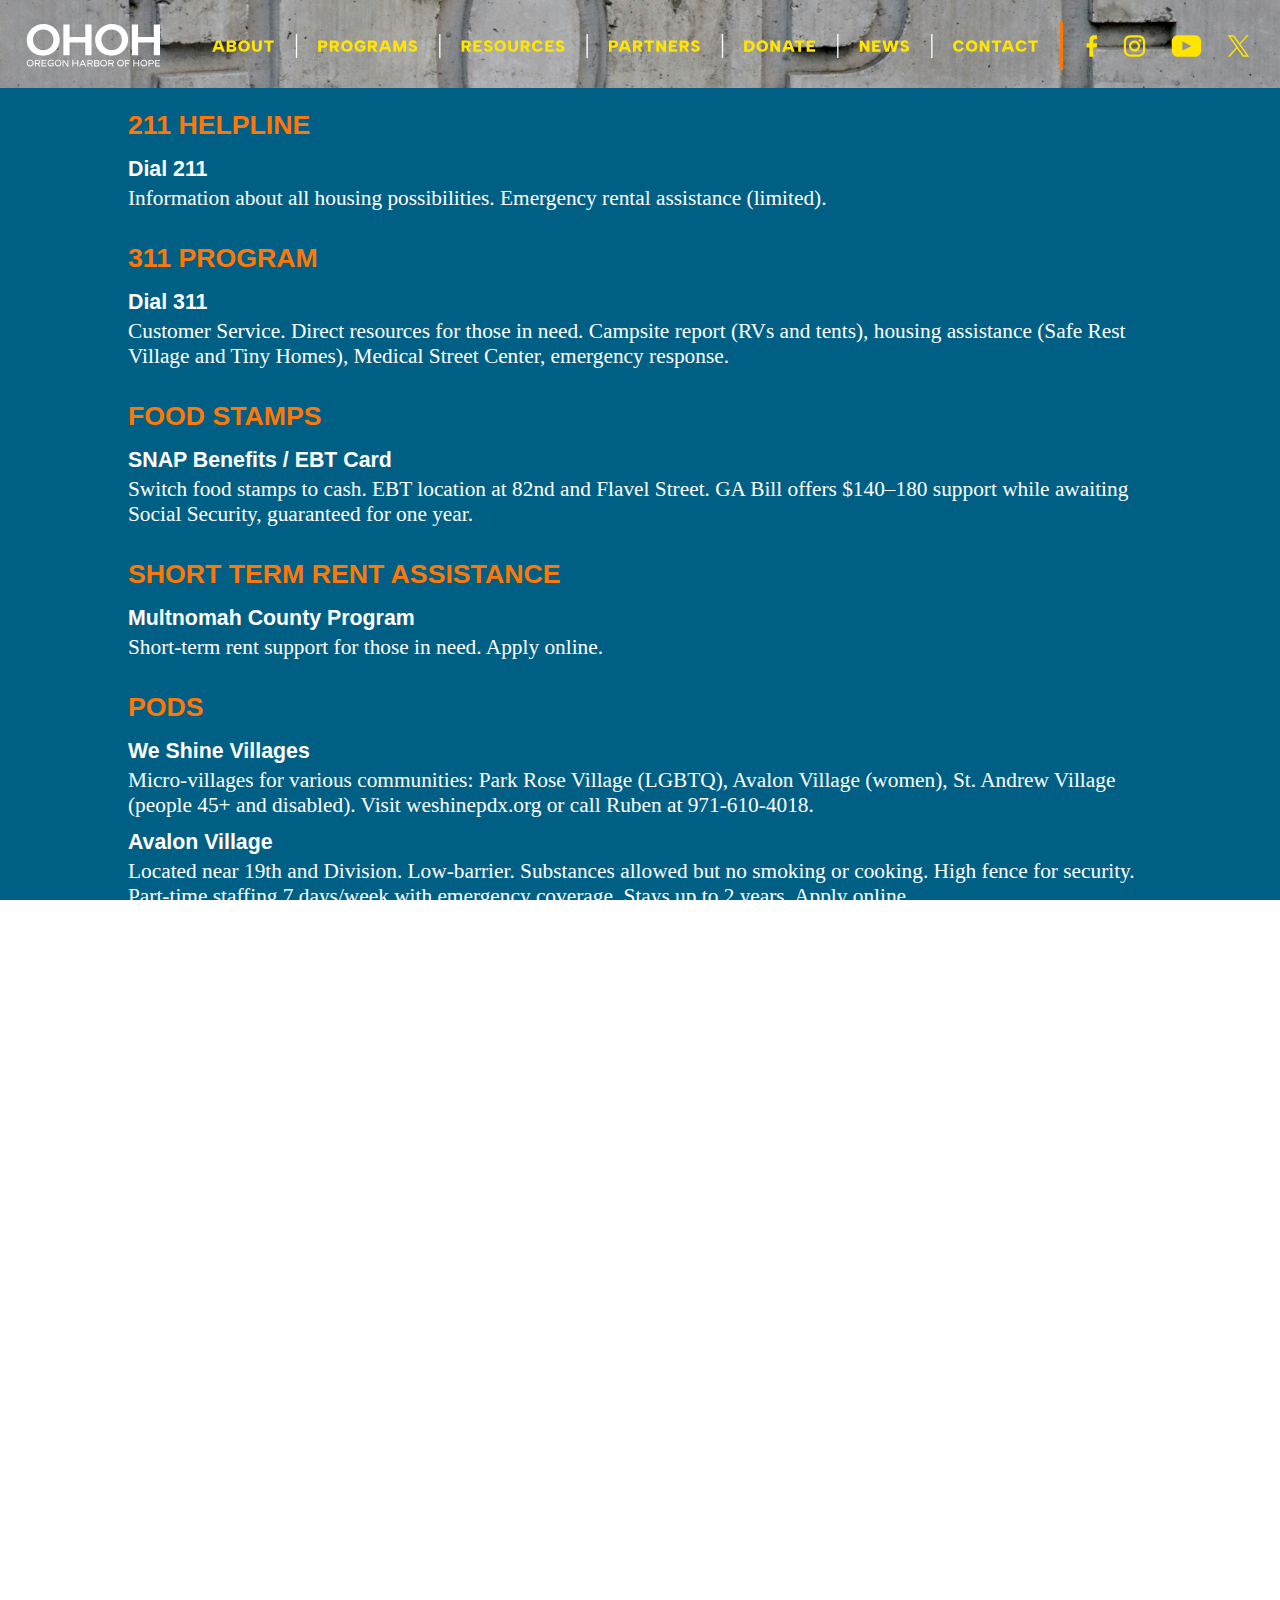
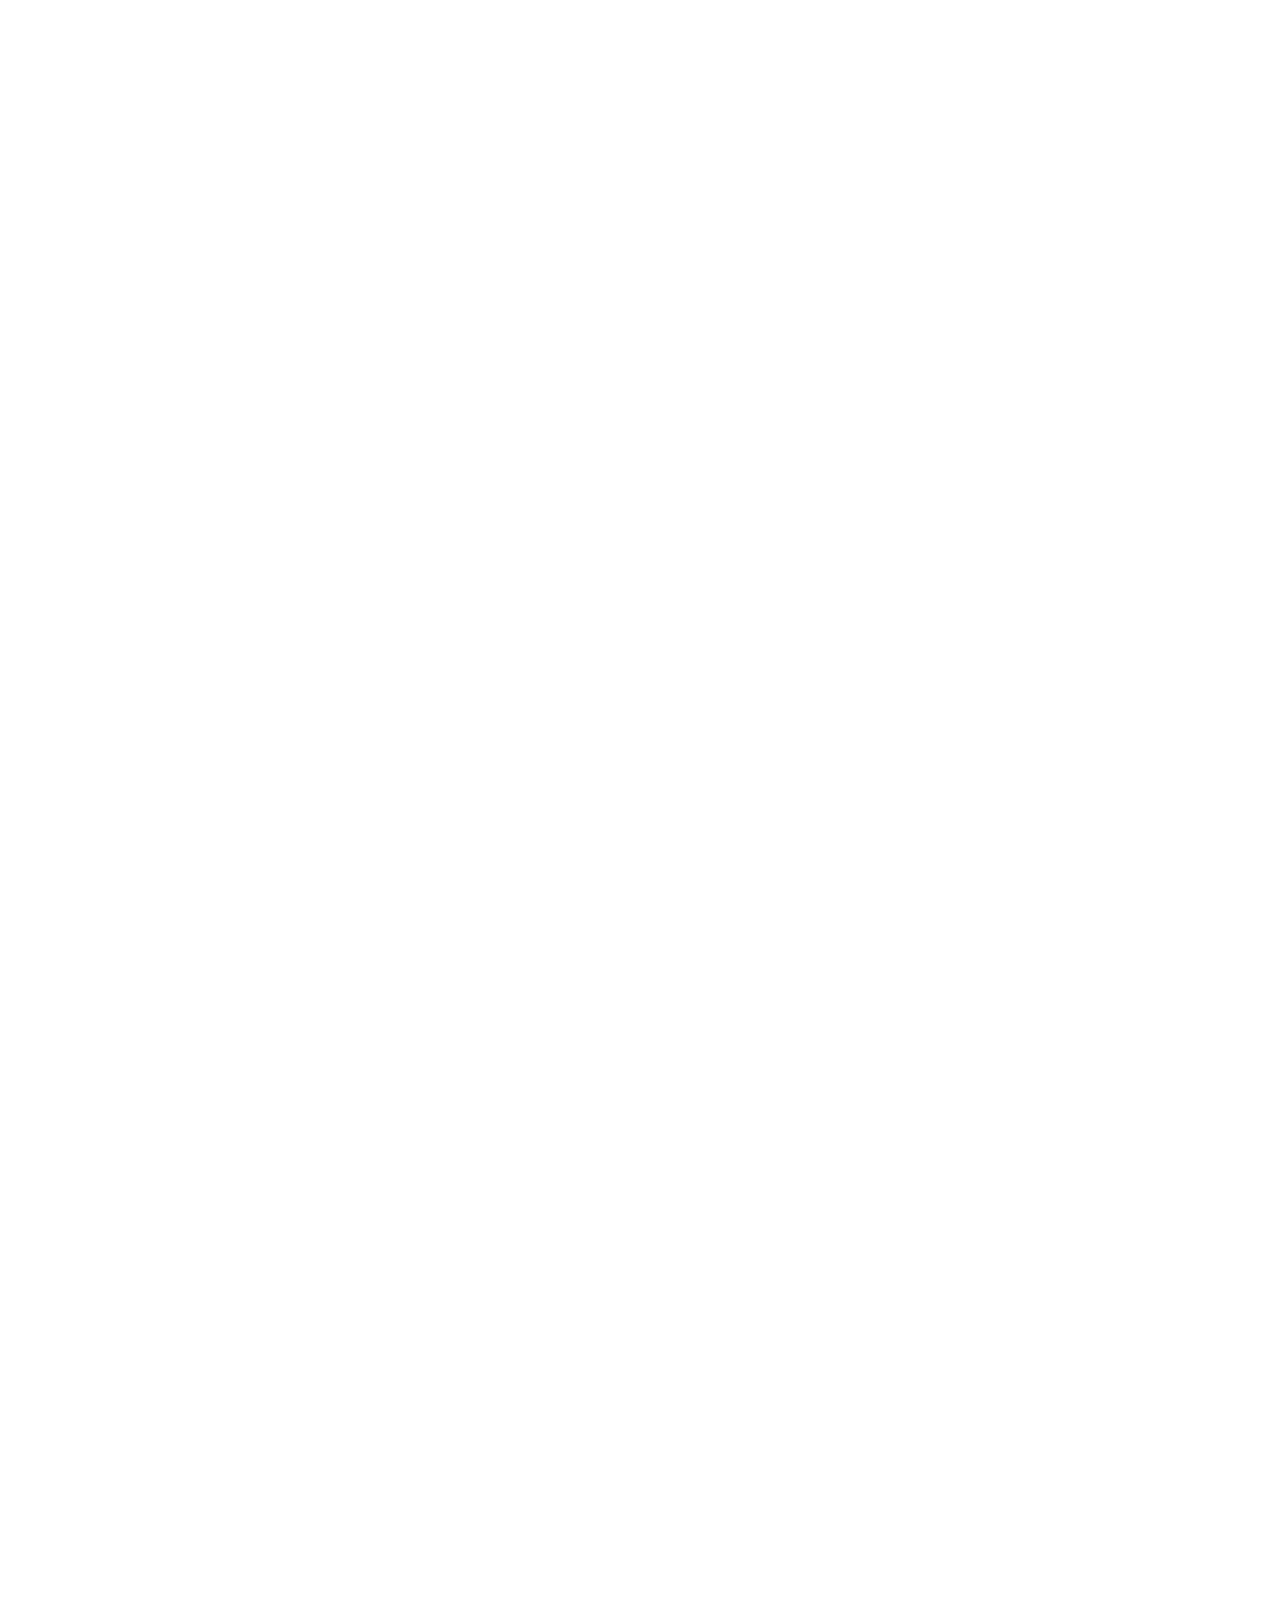
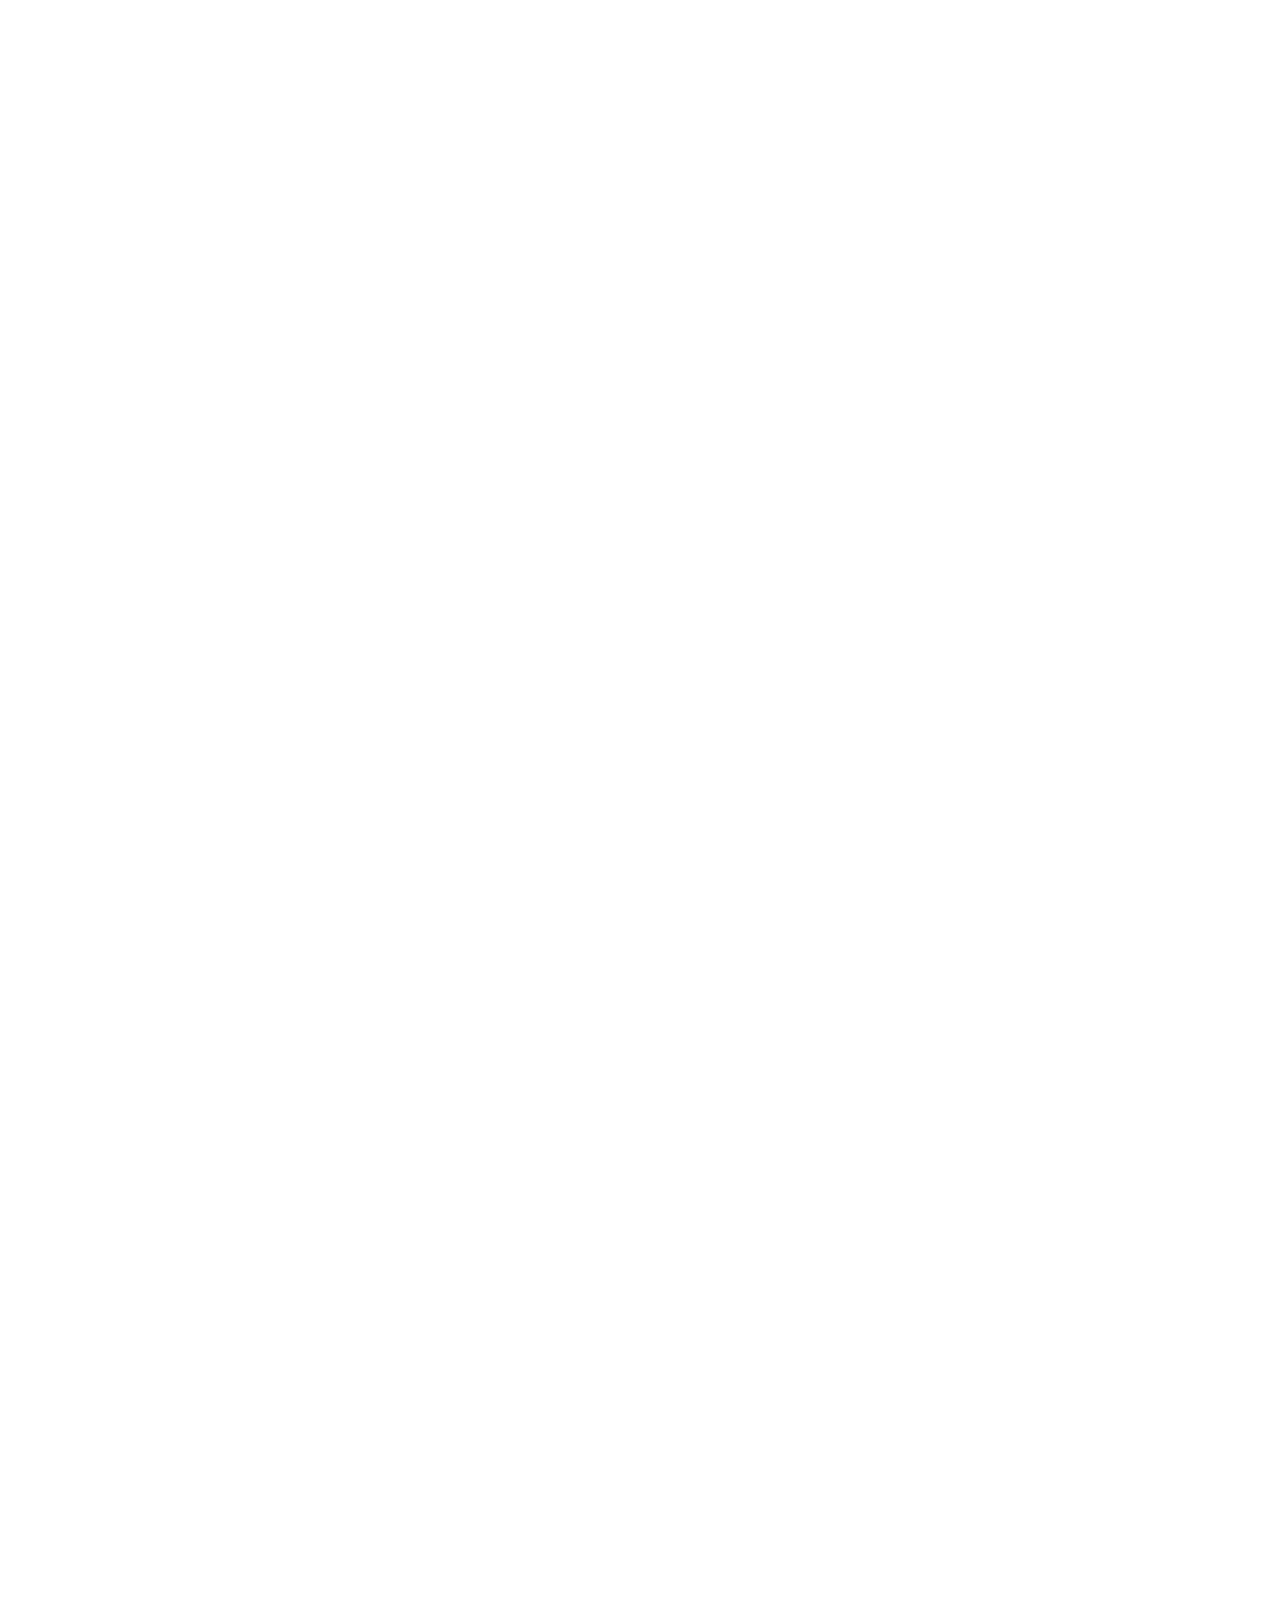
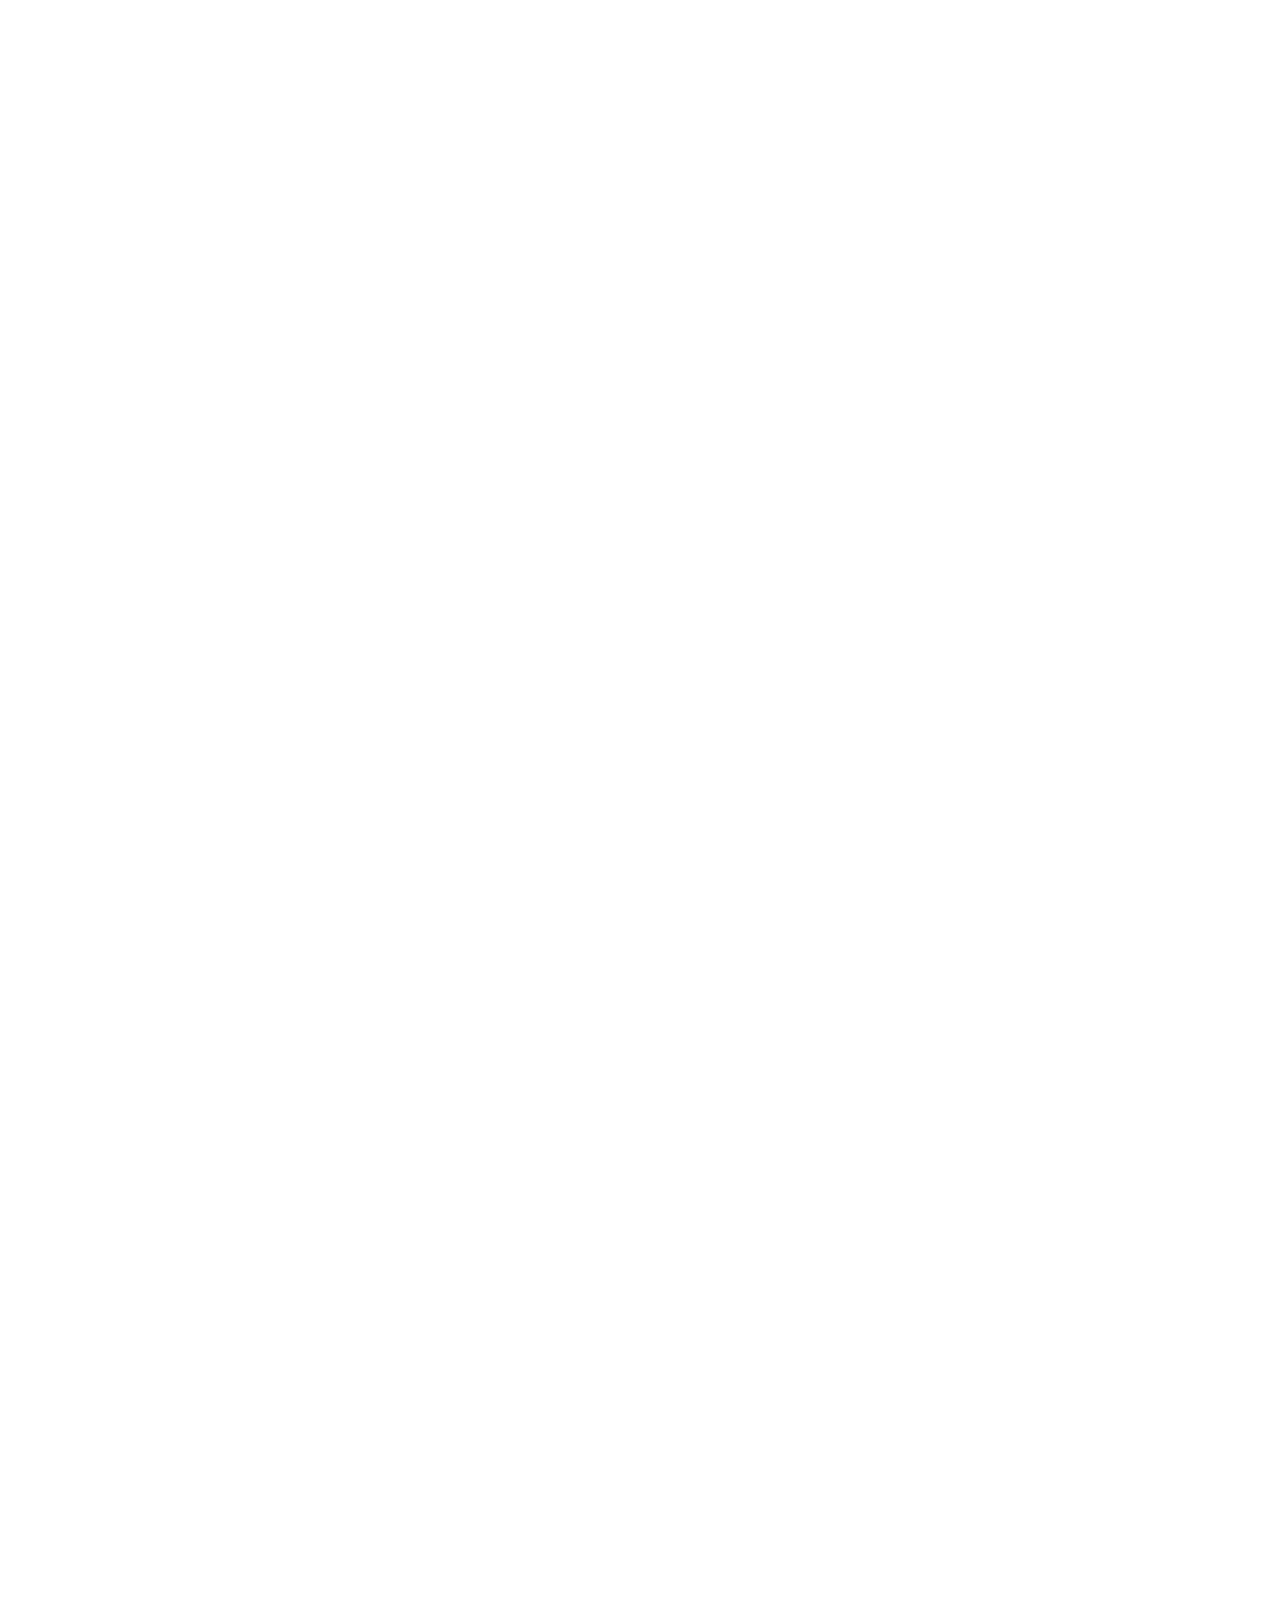
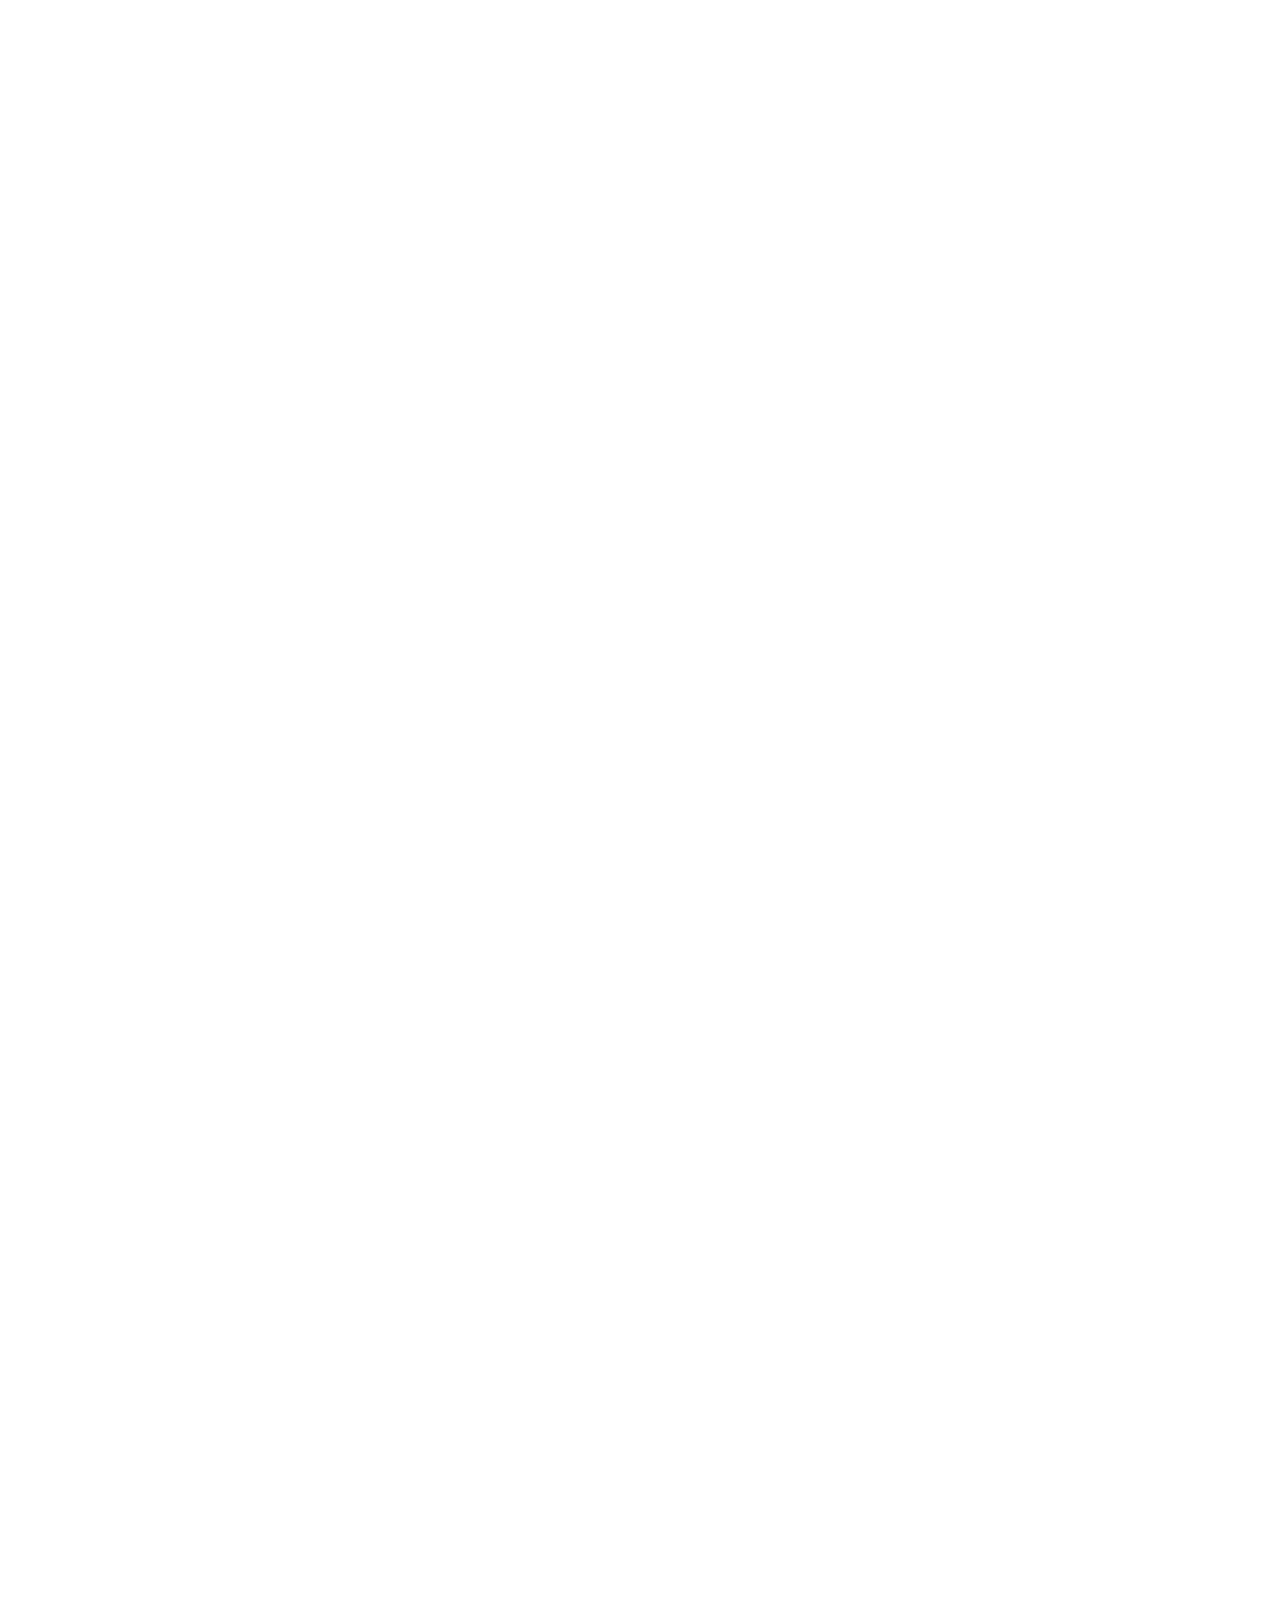
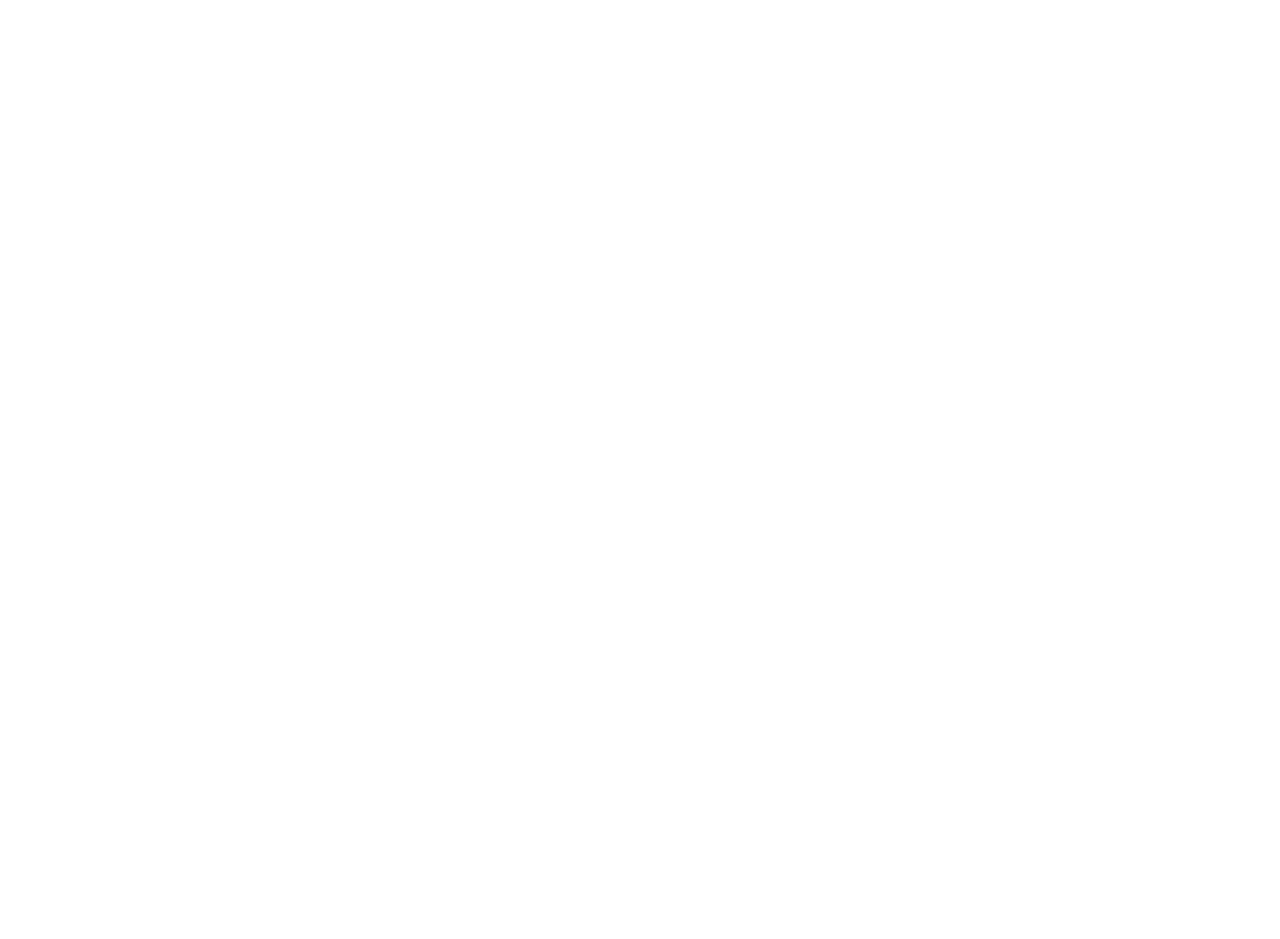
<file: resources.html>
<!DOCTYPE html>
<html lang="en">
<head>
  <meta charset="UTF-8">
  <meta name="viewport" content="width=device-width, initial-scale=1">
  <title>OHOH - Resources</title>
  <link rel="stylesheet" href="./static/css/root.css">
  <link rel="stylesheet" href="./static/css/home.css">
  <link rel="stylesheet" href="./static/css/resources.css">
  <link rel="stylesheet" href="./components/header.css">
  <link rel="stylesheet" href="./components/footer.css">
</head>
<body class="resources">
  <div class="header" include="./components/header.html"></div>
  <main>
    <div class="resources-row">
      <section class="category">
        <h2>211 HELPLINE</h2>
        <div class="entry">
          <strong>Dial 211</strong>
          <p class="description">Information about all housing possibilities. Emergency rental assistance (limited).</p>
        </div>
      </section>

      <section class="category">
        <h2>311 PROGRAM</h2>
        <div class="entry">
          <strong>Dial 311</strong>
          <p class="description">Customer Service. Direct resources for those in need. Campsite report (RVs and tents), housing assistance (Safe Rest Village and Tiny Homes), Medical Street Center, emergency response.</p>
        </div>
      </section>

      <section class="category">
        <h2>FOOD STAMPS</h2>
        <div class="entry">
          <strong>SNAP Benefits / EBT Card</strong>
          <p class="description">Switch food stamps to cash. EBT location at 82nd and Flavel Street. GA Bill offers $140–180 support while awaiting Social Security, guaranteed for one year.</p>
        </div>
      </section>

      <section class="category">
        <h2>SHORT TERM RENT ASSISTANCE</h2>
        <div class="entry">
          <strong>Multnomah County Program</strong>
          <p class="description">Short-term rent support for those in need. <a href="https://www.multco.us/dd/short-term-rent-assistance-program" target="_blank">Apply online</a>.</p>
        </div>
      </section>

      <section class="category">
        <h2>PODS</h2>
        <div class="entry">
          <strong>We Shine Villages</strong>
          <p class="description">Micro-villages for various communities: Park Rose Village (LGBTQ), Avalon Village (women), St. Andrew Village (people 45+ and disabled). Visit <a href="https://weshinepdx.org" target="_blank">weshinepdx.org</a> or call Ruben at 971-610-4018.</p>
        </div>
        <div class="entry">
          <strong>Avalon Village</strong>
          <p class="description">Located near 19th and Division. Low-barrier. Substances allowed but no smoking or cooking. High fence for security. Part-time staffing 7 days/week with emergency coverage. Stays up to 2 years. Apply online.</p>
        </div>
        <div class="entry">
          <strong>Park Rose Village</strong>
          <p class="description">Serves clients from Providence’s Bob Program. Transition housing with secure fencing and part-time staff.</p>
        </div>
      </section>

      <section class="category">
        <h2>WOMEN’S SHELTERS</h2>
        <div class="entry">
          <strong>Women’s Crisis Line</strong>
          <p class="description">888-235-5333</p>
        </div>
        <div class="entry">
          <strong>Kenton Women’s Village (Catholic Charities)</strong>
          <p class="description">2250-2344 N Columbia Blvd, Portland | 503-231-4866</p>
        </div>
        <div class="entry">
          <strong>You Can Stop Domestic Violence (Vancouver)</strong>
          <p class="description">Contact Kathleen: 360-694-8660</p>
        </div>
        <div class="entry">
          <strong>Bradley Angle</strong>
          <p class="description">Shelter: 503-740-6267 | Main: 503-232-1528</p>
        </div>
        <div class="entry">
          <strong>YWCA (WA)</strong>
          <p class="description">360-696-0165 — Prioritizes existing YWCA clients</p>
        </div>
        <div class="entry">
          <strong>Longview Emergency Support Shelter</strong>
          <p class="description">360-425-1176</p>
        </div>
        <div class="entry">
          <strong>West Women’s & Children’s Shelter</strong>
          <p class="description">503-731-3900</p>
        </div>
        <div class="entry">
          <strong>Rose Haven</strong>
          <p class="description">503-248-6364 — Meals, day shelter, and services for women</p>
        </div>
        <div class="entry">
          <strong>YWCA Clark County — Safe Choice</strong>
          <p class="description">3609 Main St, Vancouver, WA | 360-696-0167 (business) | 360-695-0501 or 800-695-0167 (crisis)</p>
        </div>
        <div class="entry">
          <strong>SAFE (St. Helens, OR)</strong>
          <p class="description">Answering: 1-866-397-6161 | Direct: 503-397-7110 | Rebecca: 971-978-8756</p>
        </div>
        <div class="entry">
          <strong>Charlotte’s House (Cathlamet, WA)</strong>
          <p class="description">360-795-6401 — Contact: Alison</p>
        </div>
        <div class="entry">
          <strong>Salvation Army (Women Only)</strong>
          <p class="description">30 SW 2nd Ave | Check-in: 7 p.m.–7 a.m. | 5325 N Williams (Men, Women, Children)</p>
        </div>
        <div class="entry">
          <strong>Other Domestic Violence & Emergency Shelters</strong>
          <p class="description">Rafael House: 503-222-6507 | Bradley Emergency: 503-281-2442 | Portland Rescue Mission: 503-647-7466 x127 | Tigard Good Neighbor Shelter: 503-443-6084 | UGM Elizabeth: 503-729-4244 | Hope House: 971-645-3047 | Clackamas Women Services: 503-654-2288 | Just Compassion (Beaverton): 503-624-4666 | Salvation Army Women's Emergency Shelter: 503-227-5606</p>
        </div>
      </section>
      <section class="category">
        <h2>SHELTERS</h2>
        <div class="entry">
          <strong>Shelter Access</strong>
          <p class="description">971-517-8608</p>
        </div>
        <div class="entry">
          <strong>Market Street Shelter</strong>
          <p class="description">120 SE Market Street — Self-referral</p>
        </div>
        <div class="entry">
          <strong>Home Forward</strong>
          <p class="description">The Hollywood – Holgate House / Tigard | Motel financial assistance | 503-802-8300</p>
        </div>
        <div class="entry">
          <strong>Urban Alchemy</strong>
          <p class="description">35th and Powell</p>
        </div>
        <div class="entry">
          <strong>Bybee Lakes</strong>
          <p class="description">Limited weekend access. Strict rules; some residents report feeling overly controlled.</p>
        </div>
        <div class="entry">
          <strong>Do Good Shelter</strong>
          <p class="description">550 NW 6th | 503-358-0519</p>
        </div>
        <div class="entry">
          <strong>Good Multnomah Motel Shelter</strong>
          <p class="description">1823 SE Stark | dogoodmultnomah.org | 503-328-8539 | Services for veterans and general guests. Referral required.</p>
        </div>
        <div class="entry">
          <strong>Path Home</strong>
          <p class="description">6220 SE 92nd Ave | 503-915-8306 (homeless families) | 971-409-1766</p>
        </div>
        <div class="entry">
          <strong>Beaverton Community Center</strong>
          <p class="description">12350 SW 5th Street</p>
        </div>
      </section>

      <section class="category">
        <h2>EMERGENCY RENTAL ASSISTANCE</h2>
        <div class="entry">
          <strong>St. Vincent de Paul</strong>
          <p class="description">Up to $300 in rental assistance | 503-235-8431</p>
        </div>
        <div class="entry">
          <strong>Oregon Human Development Corporation</strong>
          <p class="description">Rental help for low-income individuals | 503-245-2600</p>
        </div>
        <div class="entry">
          <strong>Multnomah County Family Shelter Waitlists</strong>
          <p class="description">Access based on availability and family qualification</p>
        </div>
      </section>

      <section class="category">
        <h2>AFFORDABLE HOUSING</h2>
        <div class="entry">
          <strong>Catholic Charities</strong>
          <p class="description">503-231-4866 — Housing transitions and placement</p>
        </div>
        <div class="entry">
          <strong>Bridge Housing</strong>
          <p class="description">503-360-1828 — Contact: Abigail or Ramona</p>
        </div>
        <div class="entry">
          <strong>Relay Resources</strong>
          <p class="description">503-261-1266 — Disability funding, meaningful work, and housing connections</p>
        </div>
        <div class="entry">
          <strong>Our Just Future</strong>
          <p class="description">503-405-7875 — Formerly “Human Solutions” | Long-term housing | Sliding scale | Utility support: 503-548-0217</p>
        </div>
        <div class="entry">
          <strong>Housing Multnomah Now</strong>
          <p class="description">Multnomah County coordinated entry effort</p>
        </div>
        <div class="entry">
          <strong>Cultivate Initiative</strong>
          <p class="description">Operates two housing locations — Park Rose (NE) and one in SE Portland</p>
        </div>
        <div class="entry">
          <strong>NW Pilot Projects</strong>
          <p class="description">503-227-5605 — House rentals, housing lists, case management, security deposits, bus passes, cell phones, and I.D. support. Walk-in hours Tues–Thurs, 1–4pm</p>
        </div>
        <div class="entry">
          <strong>Quad Inc.</strong>
          <p class="description">503-287-4260 — Low-income disabled housing with long waitlists. Properties: Meyers Court, Rolling Green, Central Station, Burnside Station, Station 162</p>
        </div>
        <div class="entry">
          <strong>Cascade Management</strong>
          <p class="description">503-682-7788 — Low/mid-income and disabled housing | 250 properties across Oregon & Washington</p>
        </div>
        <div class="entry">
          <strong>Reach Properties</strong>
          <p class="description">Subsidized affordable housing</p>
        </div>
        <div class="entry">
          <strong>CDC.org</strong>
          <p class="description">Housing resource site (Center for Disease Control)</p>
        </div>
        <div class="entry">
          <strong>Gateway Center</strong>
          <p class="description">Rental assistance umbrella org with partner support</p>
        </div>
        <div class="entry">
          <strong>DSHS</strong>
          <p class="description">Rental and moving costs assistance available</p>
        </div>
      </section>

      <section class="category">
        <h2>RENTAL ASSISTANCE</h2>
        <div class="entry">
          <strong>Domestic Violence Grant</strong>
          <p class="description">$1,200 assistance for qualifying individuals | 503-988-6400</p>
        </div>
        <div class="entry">
          <strong>Oregon Human Development Corporation</strong>
          <p class="description">Rent and deposit assistance for survivors of physical violence | 503-245-2600</p>
        </div>
        <div class="entry">
          <strong>Oregon Health Plan Clients</strong>
          <p class="description">Call your CCO Client Services | 1-800-273-0557</p>
        </div>
      </section>
      <section class="category">
        <h2>PROGRAMS</h2>
        
        <div class="entry">
          <strong>The Pathfinder Network</strong>
          <p class="description">Le Anne Hogan, CRM, PSS | 971-276-1276 | <a href="mailto:lhogan@thepathfindernetwork.org">lhogan@thepathfindernetwork.org</a></p>
          <p class="description">7901 NE Glisan St, Portland, OR 97213 | <a href="https://thepathfindernetwork.org" target="_blank">thepathfindernetwork.org</a> | 503-616-8462</p>
          <p class="description">Certified recovery mentors offering peer coaching and recovery support. Not a clinical facility. Serves those impacted by incarceration, abuse, undocumented status, and aging out of foster care. Offers classes and rental assistance (up to $500 cap). Main goal: “No new charges.”</p>
        </div>
      </section>

      <section class="category">
        <h2>I.D. FOR HOMELESS</h2>
        <div class="entry">
          <strong>Project Homeless Connect – Hillsboro</strong>
          <p class="description">Provides I.D. replacement services. Contact Adrian for referrals.</p>
        </div>
        <div class="entry">
          <strong>DMV (Driver Motor Vehicle)</strong>
          <p class="description">Nonprofits can email <a href="mailto:customerconnect@odot.oregon.gov">customerconnect@odot.oregon.gov</a> to help clients get I.D.s. Homeless individuals can get one free I.D. by surrendering their driver’s license (must retest to regain license). Agencies like DHS also assist, though a $30 fee may apply.</p>
        </div>
      </section>

      <section class="category">
        <h2>SOBERING PLACES</h2>
        <div class="entry">
          <strong>Oxford House</strong>
          <p class="description">Transitional, sober housing model for individuals in recovery. Multiple locations available.</p>
        </div>
        <div class="entry">
          <strong>Clean and Sober Housing</strong>
          <p class="description">General category; check local listings for options.</p>
        </div>
        <div class="entry">
          <strong>Addictions Treatment and Rehab</strong>
          <p class="description">24/7 Admissions Line: 360-397-8246 x30500 | General line: 800-604-0025 | Gateway hours: 9am–12pm, 2–5pm</p>
        </div>
      </section>

      <section class="category">
        <h2>VETERANS</h2>
        <div class="entry">
          <strong>Cedar Hills Hospital</strong>
          <p class="description">10300 SW Eastridge St, Portland, OR 97225 | Inpatient care for substance abuse, mental health, and military sexual trauma. 28-day program with therapy and discharge plan.</p>
          <p class="description">Contact Adam Khosroabadi (Veteran Liaison): 503-839-2800 | <a href="mailto:Masoud.Khosroabadi@uhsinc.com">Masoud.Khosroabadi@uhsinc.com</a> | Main: 503-944-5000 | <a href="https://www.cedarhillshospital.com" target="_blank">cedarhillshospital.com</a></p>
        </div>
        <div class="entry">
          <strong>Nate McCord</strong>
          <p class="description">Job placement for veterans in Salem | 971-718-6080</p>
        </div>
        <div class="entry">
          <strong>Easter Seals Oregon</strong>
          <p class="description">237 NE Broadway #100, Portland, OR 97232 | 503-228-5100</p>
          <p class="description">Programs: Employment services for 55+ (CCEP), housing and employment for veterans, and job access support for non-English speakers. Contacts: Irene (case manager), Joni (veteran specialist), Renee (971-317-9660 x3352), Robert Zadak (503-936-3928 x3351), Kendra (971-0377-8581 x3341)</p>
        </div>
      </section>

      <section class="category">
        <h2>MENTAL ILLNESS</h2>
        <div class="entry">
          <strong>WhiteBird (Eugene)</strong>
          <p class="description">Requires private funding; waiting list applies.</p>
        </div>
        <div class="entry">
          <strong>NorthPoint (Washington)</strong>
          <p class="description">Out-of-state care option; may require private funds.</p>
        </div>
        <div class="entry">
          <strong>Integrated Health Clinics</strong>
          <p class="description">Detox appointments available. Hours: Mon–Fri: 5am–1:30pm | Sat: 6–9am</p>
        </div>
        <div class="entry">
          <strong>Crestview Recovery</strong>
          <p class="description">Beds available for treatment | 503-783-8557</p>
        </div>
        <div class="entry">
          <strong>Central City Concern</strong>
          <p class="description">Vivian Lackey: <a href="mailto:Vivian.lackey@ccconcerns.org">Vivian.lackey@ccconcerns.org</a> | Wait times possible due to case restructuring. Try again if initially unavailable.</p>
        </div>
      </section>
      <section class="category">
        <h2>TRANSPORTATION</h2>
        <div class="entry">
          <strong>TriMet</strong>
          <p class="description">701 SW 6th Ave | Open Mon–Fri, 8:30 a.m.–5:30 p.m. | Contact: Angie</p>
          <p class="description">Reduced fare: $28/month unlimited rides. Apply online or in person. Bring proof of benefits (WIC, food stamps, etc.)</p>
          <p class="description">Customer Service: 503-238-7433 | Monthly passes: 503-962-2455 | <a href="https://trimet.org" target="_blank">trimet.org</a></p>
        </div>
      </section>

      <section class="category">
        <h2>ADDITIONS</h2>
        <div class="entry">
          <strong>Ground Score</strong>
          <p class="description">Saturday gatherings — 3rd & Couch — led by people with lived experience</p>
        </div>
        <div class="entry">
          <strong>Salvation Army</strong>
          <p class="description">Multiple locations and services across Portland</p>
        </div>
        <div class="entry">
          <strong>Goodwill</strong>
          <p class="description">Donation and job training services. Locations citywide.</p>
        </div>
        <div class="entry">
          <strong>Stop the Sweeps</strong>
          <p class="description">Weekly support — Thursdays at 400 SE 12th St | <a href="mailto:stopthesweepspdx@gmail.com">stopthesweepspdx@gmail.com</a></p>
          <p class="description">Sweep complaints: City Ombudsman Office — 503-823-0144</p>
        </div>
        <div class="entry">
          <strong>WRAP (Wrap Home Organization)</strong>
          <p class="description"><a href="https://wraphome.org" target="_blank">wraphome.org</a></p>
        </div>
        <div class="entry">
          <strong>City Team</strong>
          <p class="description">Faith-based outreach and shelter support for people experiencing homelessness</p>
        </div>
      </section>

      <section class="category">
        <h2>
      <section class="category">
        <h2>TRANSPORTATION</h2>
        <div class="entry">
          <strong>TriMet</strong>
          <p class="description">701 SW 6th Ave | Open Mon–Fri, 8:30 a.m.–5:30 p.m. | Contact: Angie</p>
          <p class="description">Reduced fare: $28/month unlimited rides. Apply online or in person. Bring proof of benefits (WIC, food stamps, etc.)</p>
          <p class="description">Customer Service: 503-238-7433 | Monthly passes: 503-962-2455 | <a href="https://trimet.org" target="_blank">trimet.org</a></p>
        </div>
      </section>

      <section class="category">
        <h2>ADDITIONS</h2>
        <div class="entry">
          <strong>Ground Score</strong>
          <p class="description">Saturday gatherings — 3rd & Couch — led by people with lived experience</p>
        </div>
        <div class="entry">
          <strong>Salvation Army</strong>
          <p class="description">Multiple locations and services across Portland</p>
        </div>
        <div class="entry">
          <strong>Goodwill</strong>
          <p class="description">Donation and job training services. Locations citywide.</p>
        </div>
        <div class="entry">
          <strong>Stop the Sweeps</strong>
          <p class="description">Weekly support — Thursdays at 400 SE 12th St | <a href="mailto:stopthesweepspdx@gmail.com">stopthesweepspdx@gmail.com</a></p>
          <p class="description">Sweep complaints: City Ombudsman Office — 503-823-0144</p>
        </div>
        <div class="entry">
          <strong>WRAP (Wrap Home Organization)</strong>
          <p class="description"><a href="https://wraphome.org" target="_blank">wraphome.org</a></p>
        </div>
        <div class="entry">
          <strong>City Team</strong>
          <p class="description">Faith-based outreach and shelter support for people experiencing homelessness</p>
        </div>
      </section>

      <section class="category">
        <h2>YOUTH</h2>
        <div class="entry">
          <strong>Transitional Youth – Vida's Ark</strong>
          <p class="description">503-350-3215 — Serves youth ages 18–29, including homeless teen mothers</p>
        </div>
        <div class="entry">
          <strong>Outside In</strong>
          <p class="description">503-432-3986 — Youth housing program for ages 18–24</p>
        </div>
      </section>

      <section class="category">
        <h2>JOBS – EMPLOYMENT</h2>
        <div class="entry">
          <strong>WorkSource Express (Central City Concern)</strong>
          <p class="description">2 NW 2nd Ave, Portland | 503-226-7387</p>
          <p class="description">Walk-in clinic: No qualifications needed. Take “I-match” skills survey.</p>
          <p class="description">Hours: Mon & Wed: 8:30–12 | Tue & Thu: 1–4:30 | Fri: 8:30–1:00</p>
        </div>
      </section>

      <section class="category">
        <h2>FREE FOOD RESOURCES</h2>
        <div class="entry">
          <strong>Clackamas Service Center</strong>
          <p class="description">8800 SE 80th Ave</p>
          <p class="description">Lunch: Tue & Thu (1–2pm) | Dinner: Wed (5–6pm), Fri (7–9pm), Sat (5–7pm), Sun (3–4pm)</p>
          <p class="description">Free food market: Mon (4–6pm)</p>
        </div>
        <div class="entry">
          <strong>Blanchet House of Hospitality</strong>
          <p class="description">310 NW Glisan St</p>
          <p class="description">Breakfast: 6:30–7:30am | Lunch: 11:30–12:30pm | Dinner: 5–6pm (Mon–Sat)</p>
        </div>
        <div class="entry">
          <strong>Urban Gleaners Free Food Markets</strong>
          <p class="description"><a href="https://urbangleaners.org/free-food-markets/" target=\"_blank\">urbangleaners.org/free-food-markets</a></p>
        </div>
      </section>

      <section class="category">
        <h2>TO GET RID OF BELONGINGS</h2>
        <div class="entry">
          <strong>William Temple House</strong>
          <p class="description">503-226-3021 | Open Mon–Fri, 8:30 a.m.–5:00 p.m.</p>
        </div>
      </section>
    </div>
  </main>
  <div class="footer" include="./components/footer.html"></div>
  <script src="./components/header.js" type="module"></script>
  <script src="./components/footer.js" type="module"></script>
  <script src="./static/js/inject.js"></script>
</body>
</html>
</file>
<file: static/css/root.css>
:root {
  --background-color: #1e3c54;
  --secondary-background-color: #005F85;
  --accent-color: #f9df00;
  --text-color: #fff;
  --hero-title-color: #FF7805;
  --donate-button-text-color: black;
  --primary-font-family: 'Albert Sans', sans-serif;
  --secondary-font-family: 'EB Garamond', serif;
  --tertiary-font-family: 'Sen', sans-serif;
}

body {
  margin: 0;
}
</file>
<file: static/css/home.css>
html, body {
  margin: 0;
  padding: 0;
  background: var(--text-color);
  color: var(--text-color);
  box-sizing: border-box;
  overflow-x: hidden;
}

a {
  color: inherit;
  text-decoration: none;
}

/* Header Styling */

header {
  background: transparent;
  display: flex;
  flex-direction: column; /* stack nav and svg vertically if needed */
  align-items: center;
  justify-content: flex-start;
  padding: 0;
  margin: 0;
  position: absolute;
  top: 0;
  left: 0;
  width: 100vw; /* ensure it spans viewport width */
  z-index: 100;
  box-sizing: border-box;
}

nav {
  width: 100%;
  padding: 0;
  margin: 0;
  display: block; /* removes flex constraints */
  box-sizing: border-box;
}

nav svg {
  display: block;
  width: 100vw; /* ensures full viewport width */
  height: auto; /* or specify exact em/px if needed */
  padding: 0;
  margin: 0;
}

nav a {
  display: inline-block;
  height: clamp(3em, 6vw, 5em); /* min 3em, ideal ~6vw, max 5em */
}

nav a svg {
  display: block;
  height: 100%;
  width: auto; /* maintain aspect ratio */
}

/* Hero Content Styling */

.hero {
  height: 100vh;
  background:
    linear-gradient(rgba(11,37,31,0.6), rgba(0,0,0,.5)),
    url('../images/OHOH_hero_image_1.png') center/cover no-repeat;
  background-attachment: fixed; /* for parallax-like effect (simple) */
  background-position: center center;
  background-repeat: no-repeat;
  background-size: cover;
  display: flex;
  flex-direction: column;
  align-items: center;
  justify-content: center;
  text-align: center;
  position: relative;
}

.title {
  font-size: clamp(2rem, 8vw, 5.75em);
  font-weight: bold;
  color: var(--hero-title-color);
  margin-top: 48px;
  margin-bottom: 18px;
  letter-spacing: .5px;
  font-family: var(--primary-font-family);
}

.subtitle {
  font-size: clamp(1.5rem, 4vw, 3em);
  color: var(--accent-color);
  margin-bottom: 36px;
  font-family: var(--primary-font-family);
  letter-spacing: .025em;
  font-weight: 300;
}

.buttons {
  display: flex;
  gap: 18px;
  justify-content: center;
}

.button-secondary {
  margin-right: 2.5rem; /* adjust as needed */
}

.button-primary, .button-secondary {
  padding: 8px 24px;
  border-radius: 22px;
  border: none;
  font-size: 1em;
  font-weight: bold;
  outline: none;
  cursor: pointer;
  margin-bottom: 30px;
}

.button-primary {
  background: var(--accent-color);
  color: var(--background-color);
  transition: background 0.2s;
}

.button-secondary {
  background: var(--background-color);
  color: var(--accent-color);
  border: 2px solid var(--accent-color);
}

.button-primary,
.button-secondary {
  transition: transform 0.15s ease-in-out;
}

.button-primary:hover,
.button-secondary:hover {
  transform: scale(1.10);
}

/* Mission Row Styling */

#mission {
    background-color: var(--background-color);
    text-align: center;
}

#mission h3 {
  font-family: var(--primary-font-family);
  font-size: clamp(1.75rem, 4vw, 3rem);
  color: var(--accent-color);
  margin: 0px;
  padding-top: 50px;
}

#mission p {
  font-family: var(--secondary-font-family);
  font-size: clamp(1.25rem, 3vw, 2rem);
  color: var(--text-color);
  margin: 0px;
  padding-top: 25px;
  padding-bottom: 50px;
  padding-left: calc(10%);
  padding-right: calc(10%);
}

#mission ul {
  width: 50%;
  margin: 0 auto;
  padding: 0;
  list-style-position: outside; /* ensure bullets hang outside */
  text-align: left;
  padding-bottom: 50px;
  padding-left: 2em; /* creates space for bullets to hang */
}

#mission li {
  text-indent: 0em; /* indent negative by same value as padding-left for hanging effect */
  padding-left: 0em; /* offset the negative indent to align text correctly */
  margin: 0px;
  margin-bottom: 20px;
  font-family: var(--secondary-font-family);
  font-size: clamp(1.125rem, 2.5vw, 1.75rem);
  color: var(--text-color);
}

#mission li::marker {
  color: var(--accent-color)
}

#mission li strong {
  color: var(--accent-color);
}

/* Prevention and Outreach Row Styling */

#prevention-and-outreach {
  background-color: var(--secondary-background-color);
  text-align: center;
}

#prevention-and-outreach svg {
  height: 150px;
  margin: 0px;
  margin-top: 50px;
}

#prevention-and-outreach h3 {
  font-family: var(--primary-font-family);
  font-size: 48px;
  color: var(--accent-color);
  margin-top: 25px;
}

#prevention-and-outreach p {
  font-family: var(--secondary-font-family);
  font-size: 28px;
  color: var(--text-color);
  margin: 0px;
  padding-left: calc(10%);
  padding-right: calc(10%);
}

#outreach-text {
  padding-bottom: 50px;
}

.prevention-icon {
  position: relative;
  margin-bottom: 20px;
  color: var(--accent-color);
}

.prevention-icon .overlay {
  position: absolute;
  color: #aee6f8;
}

.outreach-icon {
  position: relative;
  margin-bottom: 20px;
  color: var(--accent-color);
}

.outreach-icon .overlay {
  position: absolute;
  color: #aee6f8;
}

/* Approach Row Styling */

#approach {
  margin: 0 auto;
  padding: 50px 25px;
  text-align: center;
  background-color: var(--background-color);
}

#approach svg {
  height: 150px;
}

#approach h3 {
  font-family: var(--primary-font-family);
  font-size: 48px;
  color: var(--accent-color);
  margin: 0px;
}

#approach p {
  font-family: var(--secondary-font-family);
  font-size: 28px;
  color: var(--text-color);
  margin: 0px;
  padding-top: 25px;
  padding-left: calc(10%);
  padding-right: calc(10%);
}

.approach-grid {
  display: grid;
  grid-template-columns: repeat(2, 1fr);
  gap: 60px 40px;
  justify-items: center;
}

.approach-card {
  background: transparent;
  padding: 0 10px;
  max-width: 370px;
}

.approach-icon {
  position: relative;
  margin-bottom: 20px;
  color: var(--accent-color);
}

.approach-icon .overlay {
  position: absolute;
  color: #aee6f8;
}

.approach-card h3 {
  font-size: 32px;
  font-weight: bold;
  letter-spacing: 1px;
  margin-bottom: 14px;
  color: #fff !important;
}

.approach-card p {
  font-size: 28px;
  color: #e5f2ff;
  line-height: 1.6;
  font-family: 'Georgia', serif;
}

@media (max-width: 900px) {
  .approach-grid {
    grid-template-columns: 1fr;
    gap: 40px 0;
  }
}

/* Who We Are Row Styling */

#who-we-are {
  background: #fff;
}

#who-we-are .section-title {
  color: var(--background-color);
  font-size: 48px;
  font-family: var(--primary-font-family);
  margin: 0px;
  margin-top: 50px;
  text-align: center;
}

#who-we-are-content {
  display: flex;
  justify-content: center;
  align-items: flex-start;
  gap: 20px;
  margin: 0 auto;
  padding-top: 25px;
  padding-bottom: 50px;
}

#who-we-are .text-block {
  max-width: 420px;
  padding-left: 50px;
}

#who-we-are .text-block p {
  color: var(--donate-button-text-color);
  font-family: var(--secondary-font-family);
  margin: 0px;
  padding-left: calc(20%);
  font-size: 28px;
}

/* Container centering example – adjust your HTML accordingly */
.button-container {
  display: flex;
  justify-content: center;
}

/* Learn More Button Styling */
.learn-more-button {
  display: inline-block; /* ensures transform works predictably */
  margin-top: 1rem;
  background-color: var(--secondary-background-color);
  color: #fff;
  text-decoration: none;
  border: 2px solid var(--accent-color);
  border-radius: 20px;
  padding: 0.5rem 1rem;
  font-size: 1rem;
  font-weight: bold;
  cursor: pointer;
  transform-origin: center;
  transition: transform 0.15s ease-in-out, background-color 0.15s ease-in-out;
  transform: translateX(calc(0% + -40px));
}

/* Hover Effect */
.learn-more-button:hover {
  background-color: var(--accent-color);
  color: var(--background-color);
  border: 2px solid var(--background-color);
}

#who-we-are .team-image img {
  max-width: 500px;
  padding-right: 100px;
}
</file>
<file: components/footer.css>
/* Footer Container */
.footer {
  background-color: var(--background-color);
  color: var(--text-color);
  font-family: var(--primary-font-family);
  display: flex;
  flex-direction: row;
  justify-content: space-between;
  align-items: flex-start;
  gap: 20px;
  padding: 10px 60px;
  box-sizing: border-box;
  width: 100%;
  overflow-x: hidden;
}

/* Columns with proportional widths */
.footer-column.col-30 {
  flex: 0 0 30%;
  min-width: 0;
  box-sizing: border-box;
  padding: 0 10px;
}

.footer-column.col-20 {
  flex: 0 0 20%;
  min-width: 0;
  box-sizing: border-box;
  padding: 0 10px;
  text-align: center;
}

.footer-column.col-50 {
  flex: 0 0 50%;
  min-width: 0;
  box-sizing: border-box;
  padding: 0 10px;
}

@media (max-width: 900px) {
  .footer {
    flex-direction: column;
    padding: 30px 20px;
    gap: 20px; /* ← This was missing the unit "px" */
    align-items: center; /* Center columns themselves if needed */
  }

  .footer-column {
    flex: 1 1 100%;
    max-width: 100%;
    padding: 10px 0;
    text-align: center; /* ← Center text content */
    display: flex;             /* Optional: helps align inner content */
    flex-direction: column;    /* Stack children vertically */
    align-items: center;       /* Center content horizontally */
  }
}

/* Footer Content Styles */
.footer-column h3 {
  font-size: 18px;
  color: var(--accent-color);
  margin-bottom: 10px;
}

.footer-column p {
  line-height: 1.6;
  font-size: 16px;
}

.donate-button {
  margin-top: 20px;
  background-color: var(--accent-color);
  color: var(--donate-button-text-color);
  font-weight: bold;
  font-size: 20px;
  border: none;
  padding: 12px 2em;
  border-radius: 50px;
  cursor: pointer;
  display: inline-block;
  font-family: var(--primary-font-family);
}

.donate-button:hover {
    background-color: var(--secondary-background-color);
    transition: transform 0.15s ease-in-out;
    transform: scale(1.10);
    border: 2px solid var(--accent-color);
    color: var(--text-color);
}

.contact-section h1 {
  font-size: 36px;
  margin-bottom: 10px;
  letter-spacing: 2px;
}

.contact-section p {
  font-size: 16px;
  margin: 10px 0;
}

.contact-section {
  position: relative;
  padding: 20px;
}

.contact-section::before,
.contact-section::after {
  content: "";
  position: absolute;
  transform: translateY(30px);
  top: 0;
  height: calc(100% + 25px); /* extend 20% below the element */
  width: 1px;
  background-color: var(--accent-color);
}

.contact-section::before {
  left: 0; /* left vertical line */
  width: 1.5px;
}

.contact-section::after {
  right: 0; /* right vertical line */
}

.contact-us {
  font-weight: bold;
  color: var(--accent-color);
  font-size: 24px;
  margin-top: 10px;
}

.latest-posts h3 {
  color: var(--accent-color);
  font-size: 22px;
  margin-bottom: 20px;
  color: var(--accent-color);
  padding-left: 8px;
}

.posts-container {
  display: flex;
  flex-wrap: wrap;
  gap: 20px;
}

.post {
  background-color: var(--background-color);
  /* border: 2px solid var(--accent-color); */
  max-width: 120px;
  padding: 10px;
  border-radius: 8px;
}

.post img {
  width: 100%;
  height: auto;
  display: block;
  border: 1px solid var(--accent-color);
  /* border-radius: 4px; */
}

.post-caption {
  margin: 10px 0;
  font-size: 14px;
  line-height: 1.4;
}

.post a {
  text-decoration: none;
  color: var(--accent-color);
  font-weight: bold;
}

#post-hr {
    border-color: var(--accent-color);
    margin: 20px 0;
    border-top: none; 
}

.social-icons {
  display: flex;
  gap: 10px;
  font-size: 20px;
  margin-top: 10px;
}

.social-icons i {
  color: var(--accent-color);
}

.footer-bottom {
  width: 100%;
  text-align: center;
  margin-top: 40px;
  font-size: 14px;
}

.footer-bottom a {
  color: var(--accent-color);
  text-decoration: none;
  /* margin-left: 10px; */
}

#donate-column-text {
    font-family: var(--secondary-font-family);
    padding-top: 10px;
}

#donate-column-hr {
  border-color: var(--accent-color);
  margin: 20px auto;         /* auto horizontally centers the hr */
  border-top: none;
  border-bottom: 1px solid var(--accent-color); /* clearer intent */
  width: 100%;               /* or a max-width like 300px */
}

#donate-cta-text {
    color: var(--accent-color);
    font-weight: bold;
    font-family: var(--tertiary-font-family);
}

#contact-us-text {
    font-family: var(--secondary-font-family);
}

/* Default styles for larger screens */
#footer-logo > svg {
  height: auto;
  flex-shrink: 0;
  padding-top: 85px;
  width: 60%;
}
</file>
<file: static/css/resources.css>
body {
    background-color: var(--secondary-background-color);
    color: var(--text-color);
    margin: 0;
    padding: 2rem;
}

body, html {
  height: 100%;
  padding: 0;
}

body.resources .header {
  background: url('../images/resources-banner.jpg') no-repeat center center;
  background-size: cover;
  background-attachment: scroll; /* override 'fixed' */
  height: auto; /* or whatever height you want */
}

body.resources header {
  background: transparent;
  display: flex;
  flex-direction: column;
  align-items: center;
  justify-content: flex-start;
  padding: 0;
  margin: 0;
  position: relative; /* was absolute/fixed on home, change to relative here */
  top: auto;
  left: auto;
  width: 100%;
  z-index: 100;
}

body.resources nav {
  display: block;
}

body.resources nav svg {
  display: block;
  width: 100vw;
  height: auto;
  padding: 0;
  margin: 0;
}

.category {
    margin-bottom: 2rem;
    
}

.category h2 {
    font-family: "Avenir Black", sans-serif;
    font-size: 20pt;
    color: var(--hero-title-color);
    margin-bottom: 1rem;
}

.entry {
    font-family: "Avenir Medium", sans-serif;
    font-size: 16pt;
    color: var(--text-color);
    margin-bottom: 0.75rem;
}

.entry strong {
    display: block;
    margin-bottom: 0.25rem;
}

.entry p.description {
    font-family: "Adobe Garamond Pro", serif;
    font-size: 16pt;
    color: var(--text-color);
    margin: 0.25rem 0 0.75rem 0;
}

p {
font-family: "Adobe Garamond Pro", serif;
font-size: 16pt;
color: var(--hero-title-color);
margin: 0.25rem 0 0.75rem 0;
}

.resources-row {
  width: 80%;
  padding-left: calc(10%);
}
</file>
<file: components/header.css>
.header {
  margin: 0;
  background: url('../static/images/OHOH_hero_image_1.png') no-repeat center center fixed;
  background-size: cover;
  height: 100vh;
}
.overlay {
  background: rgba(0, 20, 30, 0.45);
  height: 100vh;
  width: 100vw;
  position: absolute;
  top: 0; left: 0;
  z-index: 1;
}

.overlay {
    position: fixed;    /* Always covers viewport */
    inset: 0;           /* top: 0; right: 0; bottom: 0; left: 0; shorthand */
    background: rgba(0, 20, 30, 0.45);
    z-index: 1;
    pointer-events: none; /* Overlay is visual only */
}

header {
  /* position: relative; */
  z-index: 2;
  display: flex;
  align-items: center;
  justify-content: space-between;
  padding: 32px 48px 0 48px;
}
.logo svg {
  height: 48px;
  width: auto;
  vertical-align: middle;
}
nav {
  display: flex;
  align-items: center;
  gap: 32px;
}
nav a {
  color: var(--accent-color);
  text-decoration: none;
  font-weight: bold;
  font-size: 1.1rem;
  letter-spacing: 1px;
  margin: 0 8px;
  transition: color 0.2s;
}
nav a:last-child {
  margin-right: 0;
}
nav a:hover {
  color: var(--text-color);
}
.nav-divider {
  color: var(--accent-color);
  margin: 0 8px;
  font-weight: normal;
}
nav svg {
    width: 100%; /* Make the SVG take the full width of the nav */
    height: auto; /* Maintain aspect ratio */
    /* padding-left: 50px; */
}
.social-icons {
  display: flex;
  align-items: center;
  gap: 18px;
  /* margin-left: 24px; */
}
.social-icons a svg {
  width: 22px;
  height: 22px;
  fill: var(--accent-color);
  transition: fill 0.2s;
}
.social-icons a:hover svg {
  fill: var(--text-color);
}
/* .close-icon {
  margin-left: 24px;
  cursor: pointer;
}
.close-icon svg {
  width: 24px;
  height: 24px;
  fill: var(--accent-color);
} */
@media (max-width: 900px) {
  header {
    flex-direction: column;
    align-items: flex-start;
    padding: 24px 16px 0 16px;
  }
  nav, .social-icons {
    margin-top: 12px;
  }
}
</file>
